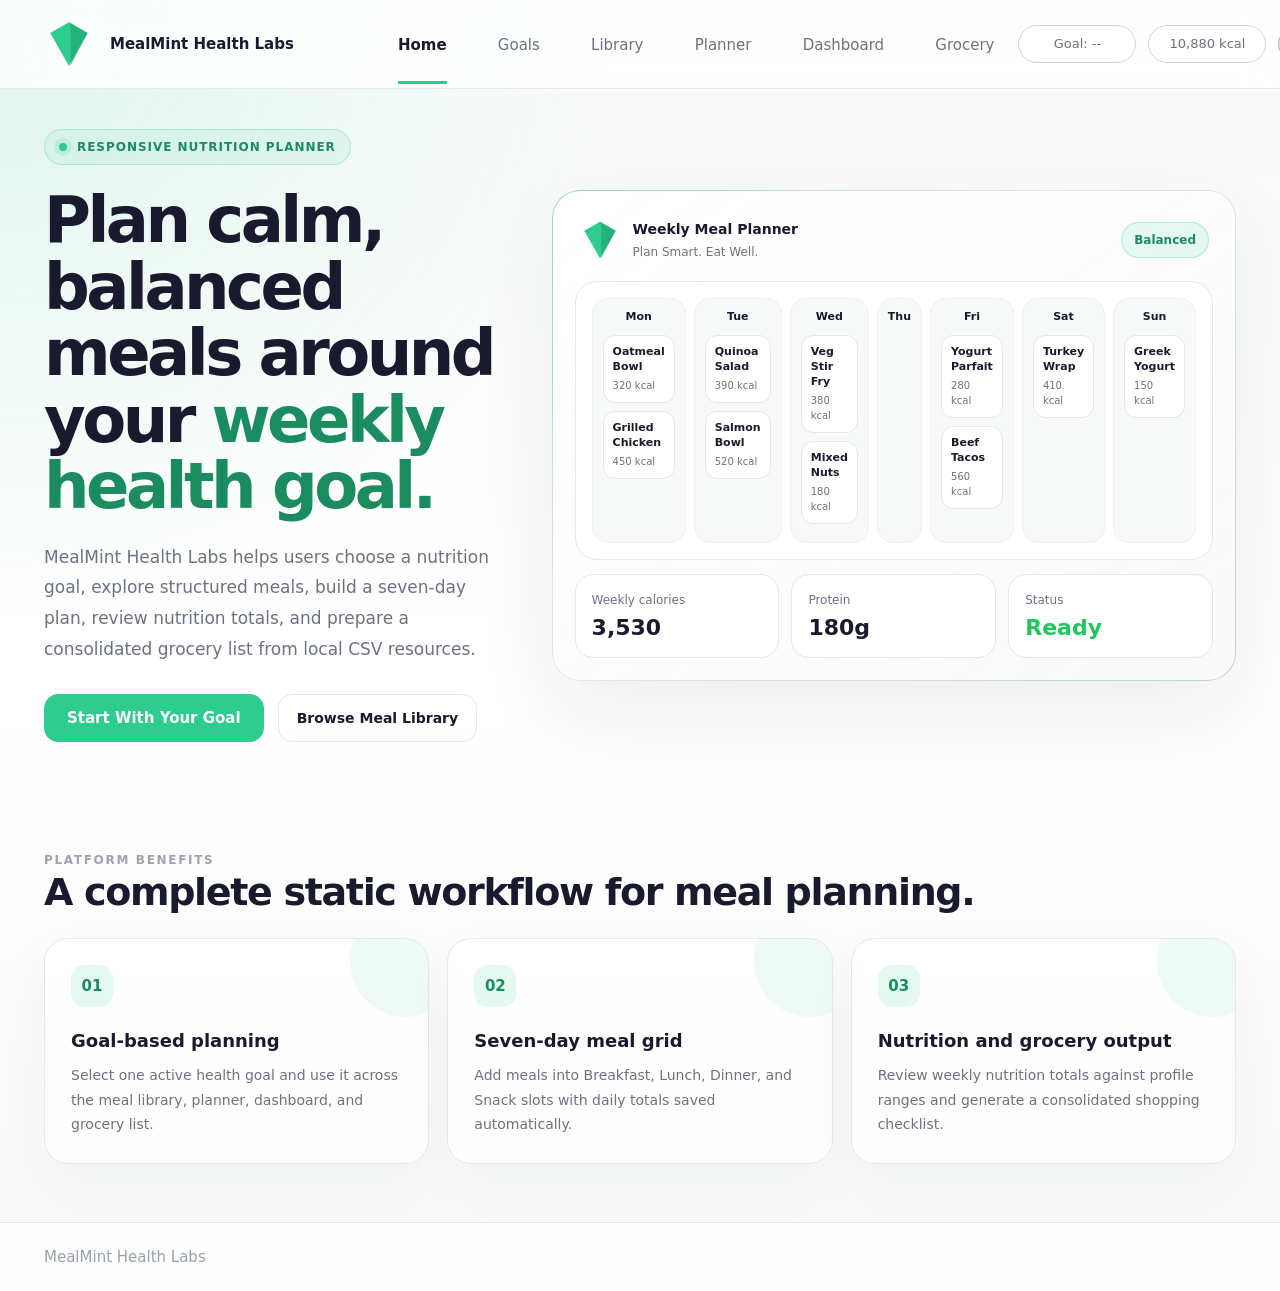
<file: index.html>
<!doctype html>
<html lang="en">

<head>
    <meta charset="utf-8">
    <title>MealMint Health Labs</title>
    <meta http-equiv="refresh" content="0; url=./mealmint-index.html">
    <script>
        window.location.replace("./mealmint-index.html");
    </script>
</head>

<body>
    <p>Opening MealMint Health Labs...</p>
    <a href="./mealmint-index.html">Open MealMint</a>
</body>

</html>
</file>
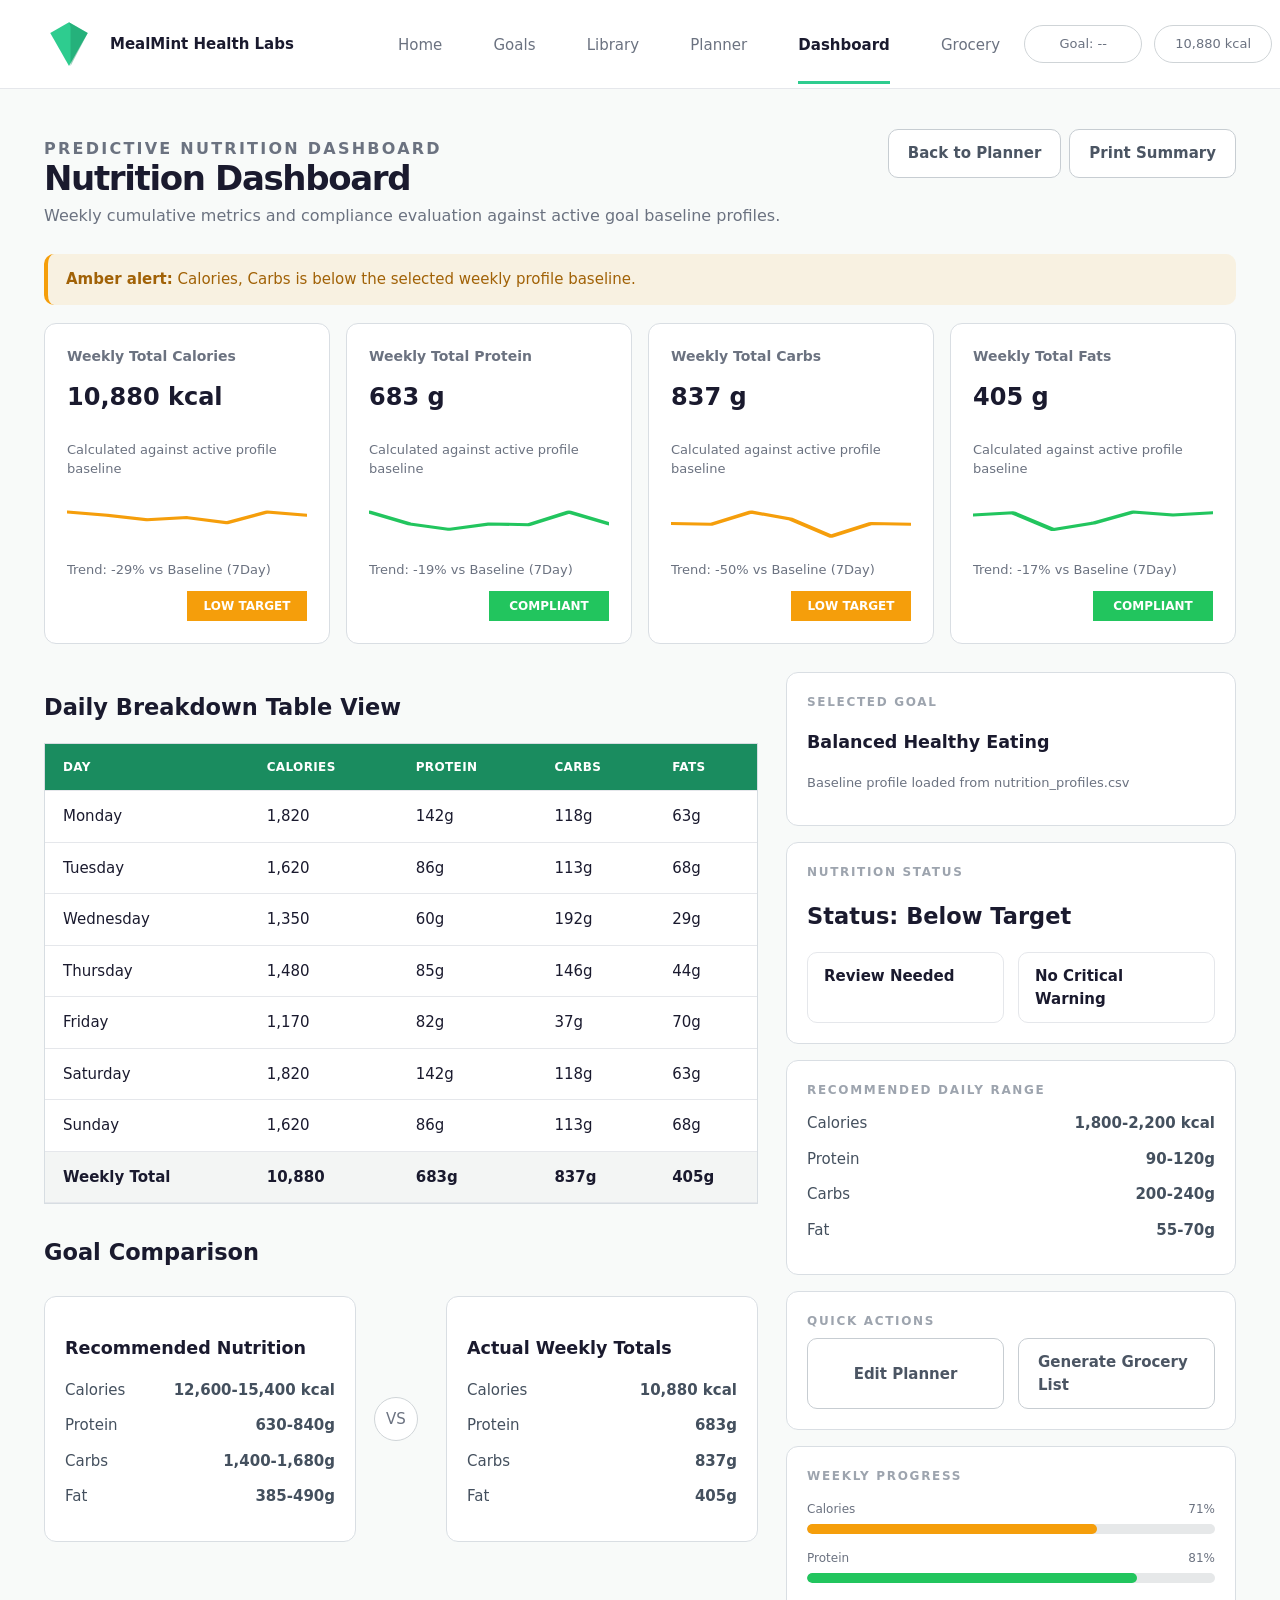
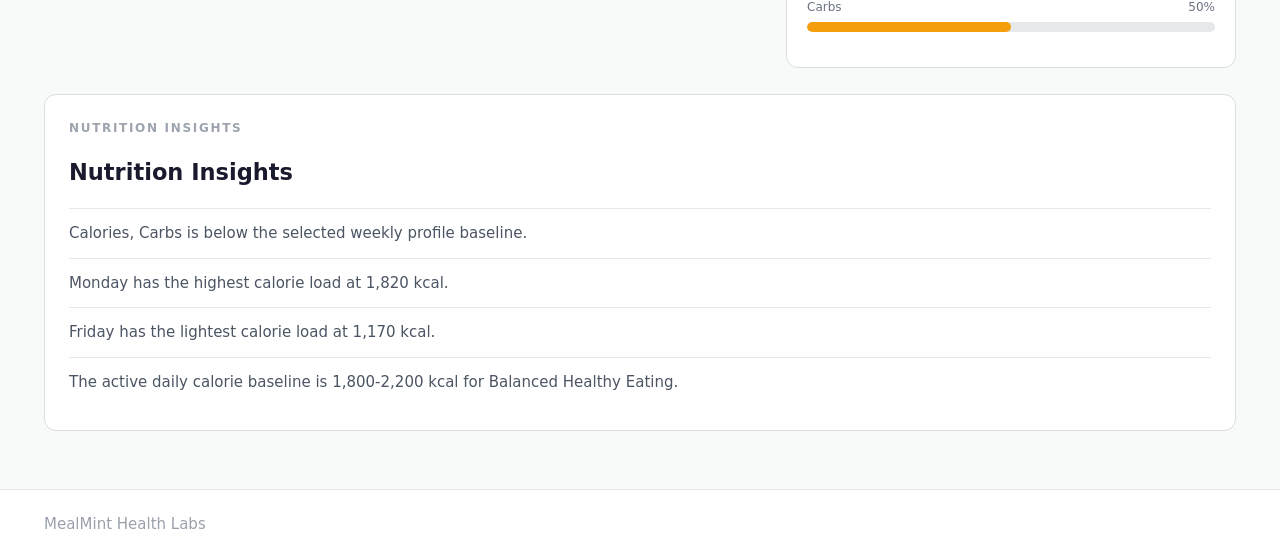
<file: mealmint-dashboard.html>
<!doctype html>
<html lang="en">

<head>
  <meta charset="utf-8">
  <meta name="viewport" content="width=device-width, initial-scale=1">
  <meta name="description" content="MealMint Health Labs responsive meal planning application demo.">
  <title>Dashboard | MealMint Health Labs</title>
  <link rel="stylesheet" href="assets/css/style.css">
</head>

<body data-page="dashboard">
  <div class="app-shell">
    <header class="topbar">
      <div class="nav-wrap">
        <a class="brand-link" href="mealmint-index.html" aria-label="MealMint Health Labs home">
          <svg class="brand-mark" viewBox="0 0 64 64" aria-hidden="true">
            <polygon points="32 4 56 18 32 60 8 18" fill="#2ECC8F"></polygon>
            <polygon points="32 4 56 18 34 60 34 10" fill="#1A8C5F" opacity="0.42"></polygon>
          </svg>
          <span>
            <span class="brand-name">MealMint Health Labs</span>
            <!-- <span class="brand-subtitle"> </span> -->
          </span>
        </a>
        <nav class="nav-menu" aria-label="Primary navigation">
          <a class="nav-link" data-nav="index" href="mealmint-index.html">Home</a>
          <a class="nav-link" data-nav="goals" href="mealmint-goals.html">Goals</a>
          <a class="nav-link" data-nav="library" href="mealmint-library.html">Library</a>
          <a class="nav-link" data-nav="planner" href="mealmint-planner.html">Planner</a>
          <a class="nav-link" data-nav="dashboard" href="mealmint-dashboard.html">Dashboard</a>
          <a class="nav-link" data-nav="grocery" href="mealmint-grocery.html">Grocery</a>
        </nav>
        <div class="nav-actions" aria-label="MealMint status">
          <span class="nav-pill" data-goal-chip>Goal: --</span>
          <span class="nav-pill" data-kcal-chip>0 kcal</span>
          <span class="nav-avatar" aria-hidden="true"></span>
        </div>
      </div>
    </header>
    <main class="main">
      <section class="container">
        <div class="page-actions">
          <div class="page-heading compact" style="margin-bottom:0">
            <p class="eyebrow">Predictive Nutrition Dashboard</p>
            <h1>Nutrition Dashboard</h1>
            <p>Weekly cumulative metrics and compliance evaluation against active goal baseline profiles.</p>
          </div>
          <div class="tag-row no-print">
            <a class="btn btn-secondary" href="mealmint-planner.html">Back to Planner</a>
            <button class="btn btn-secondary" data-print-summary>Print Summary</button>
          </div>
        </div>
        <div data-dashboard-alert></div>
        <div class="metric-grid" data-metric-grid></div>
        <div class="dashboard-grid">
          <div class="dashboard-main">
            <h2>Daily Breakdown Table View</h2>
            <div class="table-card table-wrap" data-daily-table></div>
            <h2 style="margin-top:32px">Goal Comparison</h2>
            <div class="goal-compare" data-goal-compare></div>
          </div>
          <aside class="side-stack" data-dashboard-side></aside>
        </div>
        <section class="insights-card card">
          <p class="eyebrow muted">Nutrition Insights</p>
          <h2>Nutrition Insights</h2>
          <div data-insights></div>
        </section>
      </section>
    </main>
    <footer class="footer">
      <div class="container">
        <span>MealMint Health Labs</span>
        <!-- <span> </span> -->
      </div>
    </footer>
  </div>
  <script src="assets/js/app.js" defer></script>
</body>

</html>
</file>
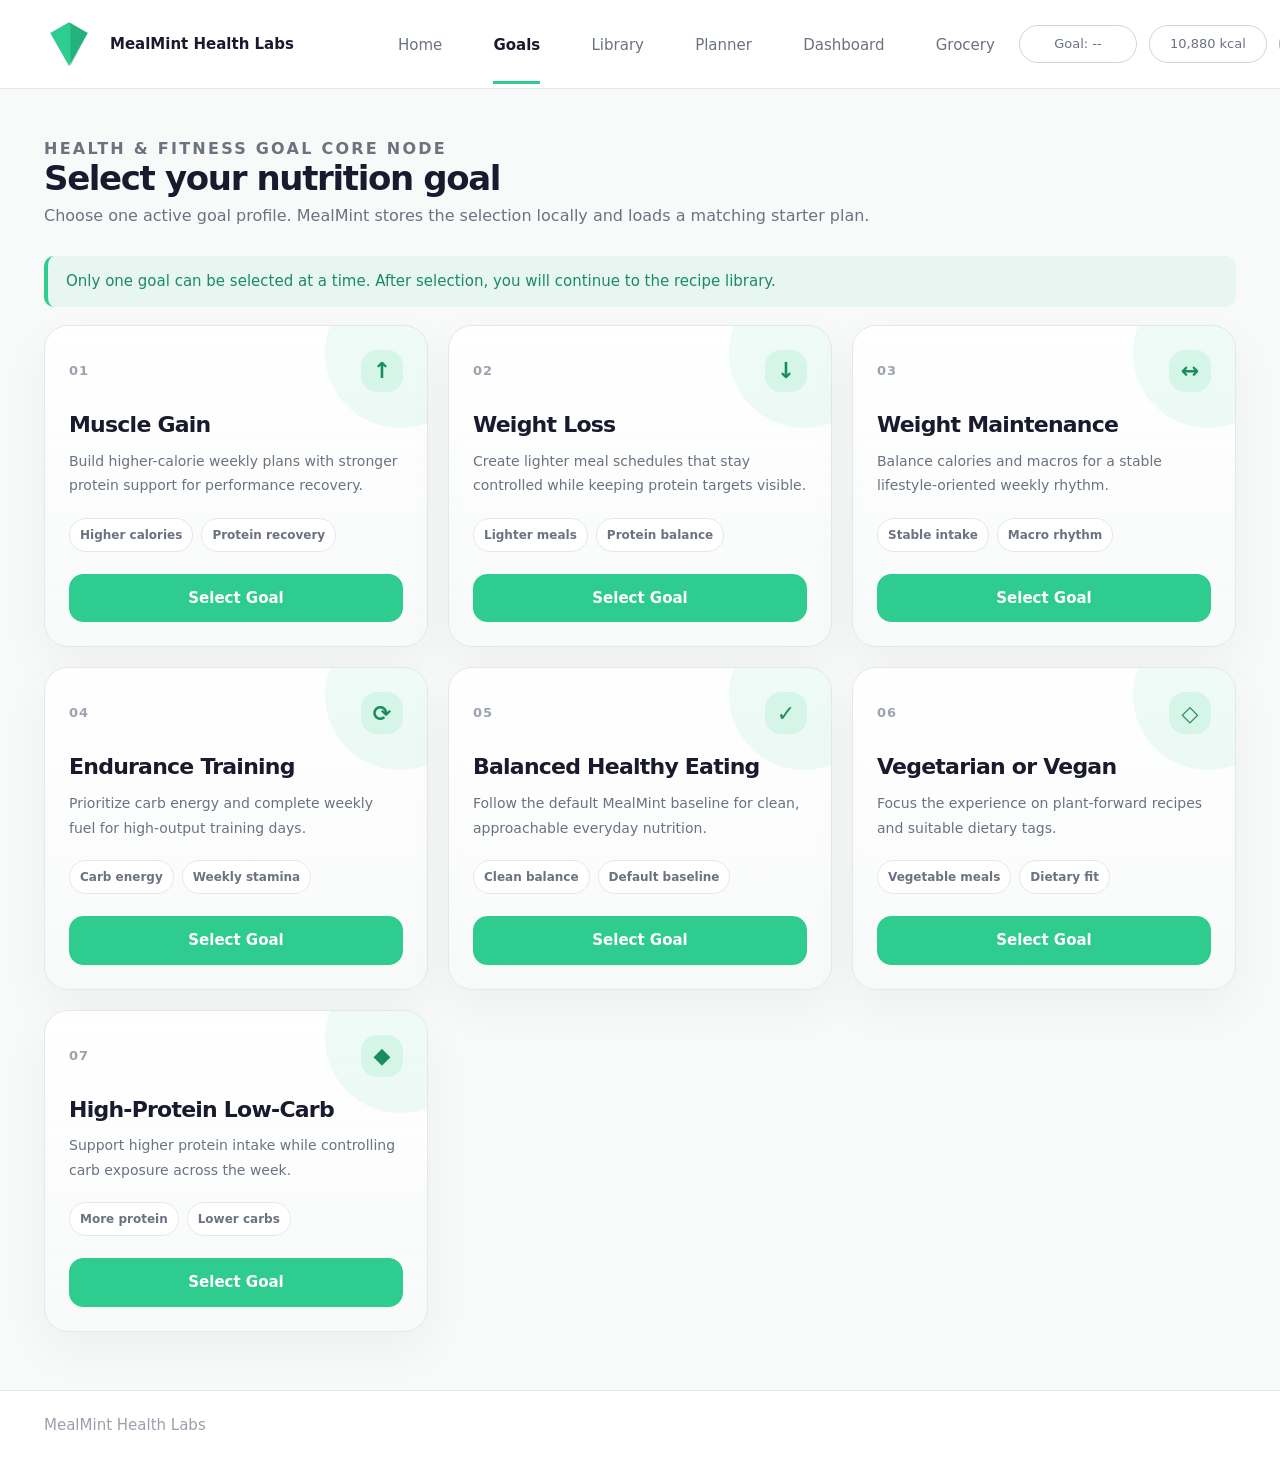
<file: mealmint-goals.html>
<!doctype html>
<html lang="en">

<head>
  <meta charset="utf-8">
  <meta name="viewport" content="width=device-width, initial-scale=1">
  <meta name="description" content="MealMint Health Labs responsive meal planning application demo.">
  <title>Goals | MealMint Health Labs</title>
  <link rel="stylesheet" href="assets/css/style.css?v=4">
</head>

<body data-page="goals">
  <div class="app-shell">
    <header class="topbar">
      <div class="nav-wrap">
        <a class="brand-link" href="mealmint-index.html" aria-label="MealMint Health Labs home">
          <svg class="brand-mark" viewBox="0 0 64 64" aria-hidden="true">
            <polygon points="32 4 56 18 32 60 8 18" fill="#2ECC8F"></polygon>
            <polygon points="32 4 56 18 34 60 34 10" fill="#1A8C5F" opacity="0.42"></polygon>
          </svg>
          <span>
            <span class="brand-name">MealMint Health Labs</span>
            <span class="brand-subtitle"> </span>
          </span>
        </a>
        <nav class="nav-menu" aria-label="Primary navigation">
          <a class="nav-link" data-nav="index" href="mealmint-index.html">Home</a>
          <a class="nav-link" data-nav="goals" href="mealmint-goals.html">Goals</a>
          <a class="nav-link" data-nav="library" href="mealmint-library.html">Library</a>
          <a class="nav-link" data-nav="planner" href="mealmint-planner.html">Planner</a>
          <a class="nav-link" data-nav="dashboard" href="mealmint-dashboard.html">Dashboard</a>
          <a class="nav-link" data-nav="grocery" href="mealmint-grocery.html">Grocery</a>
        </nav>
        <div class="nav-actions" aria-label="MealMint status">
          <span class="nav-pill" data-goal-chip>Goal: --</span>
          <span class="nav-pill" data-kcal-chip>0 kcal</span>
          <span class="nav-avatar" aria-hidden="true"></span>
        </div>
      </div>
    </header>
    <main class="main">
      <section class="container">
        <div class="page-heading compact">
          <p class="eyebrow">Health & Fitness Goal Core Node</p>
          <h1>Select your nutrition goal</h1>
          <p>Choose one active goal profile. MealMint stores the selection locally and loads a matching starter plan.
          </p>
        </div>
        <div class="status-strip">Only one goal can be selected at a time. After selection, you will continue to the
          recipe library.</div>
        <div class="goal-grid" data-goal-grid></div>
      </section>
    </main>
    <footer class="footer">
      <div class="container">
        <span>MealMint Health Labs</span>
        <span> </span>
      </div>
    </footer>
  </div>
  <script src="assets/js/app.js?v=4" defer></script>
</body>

</html>
</file>
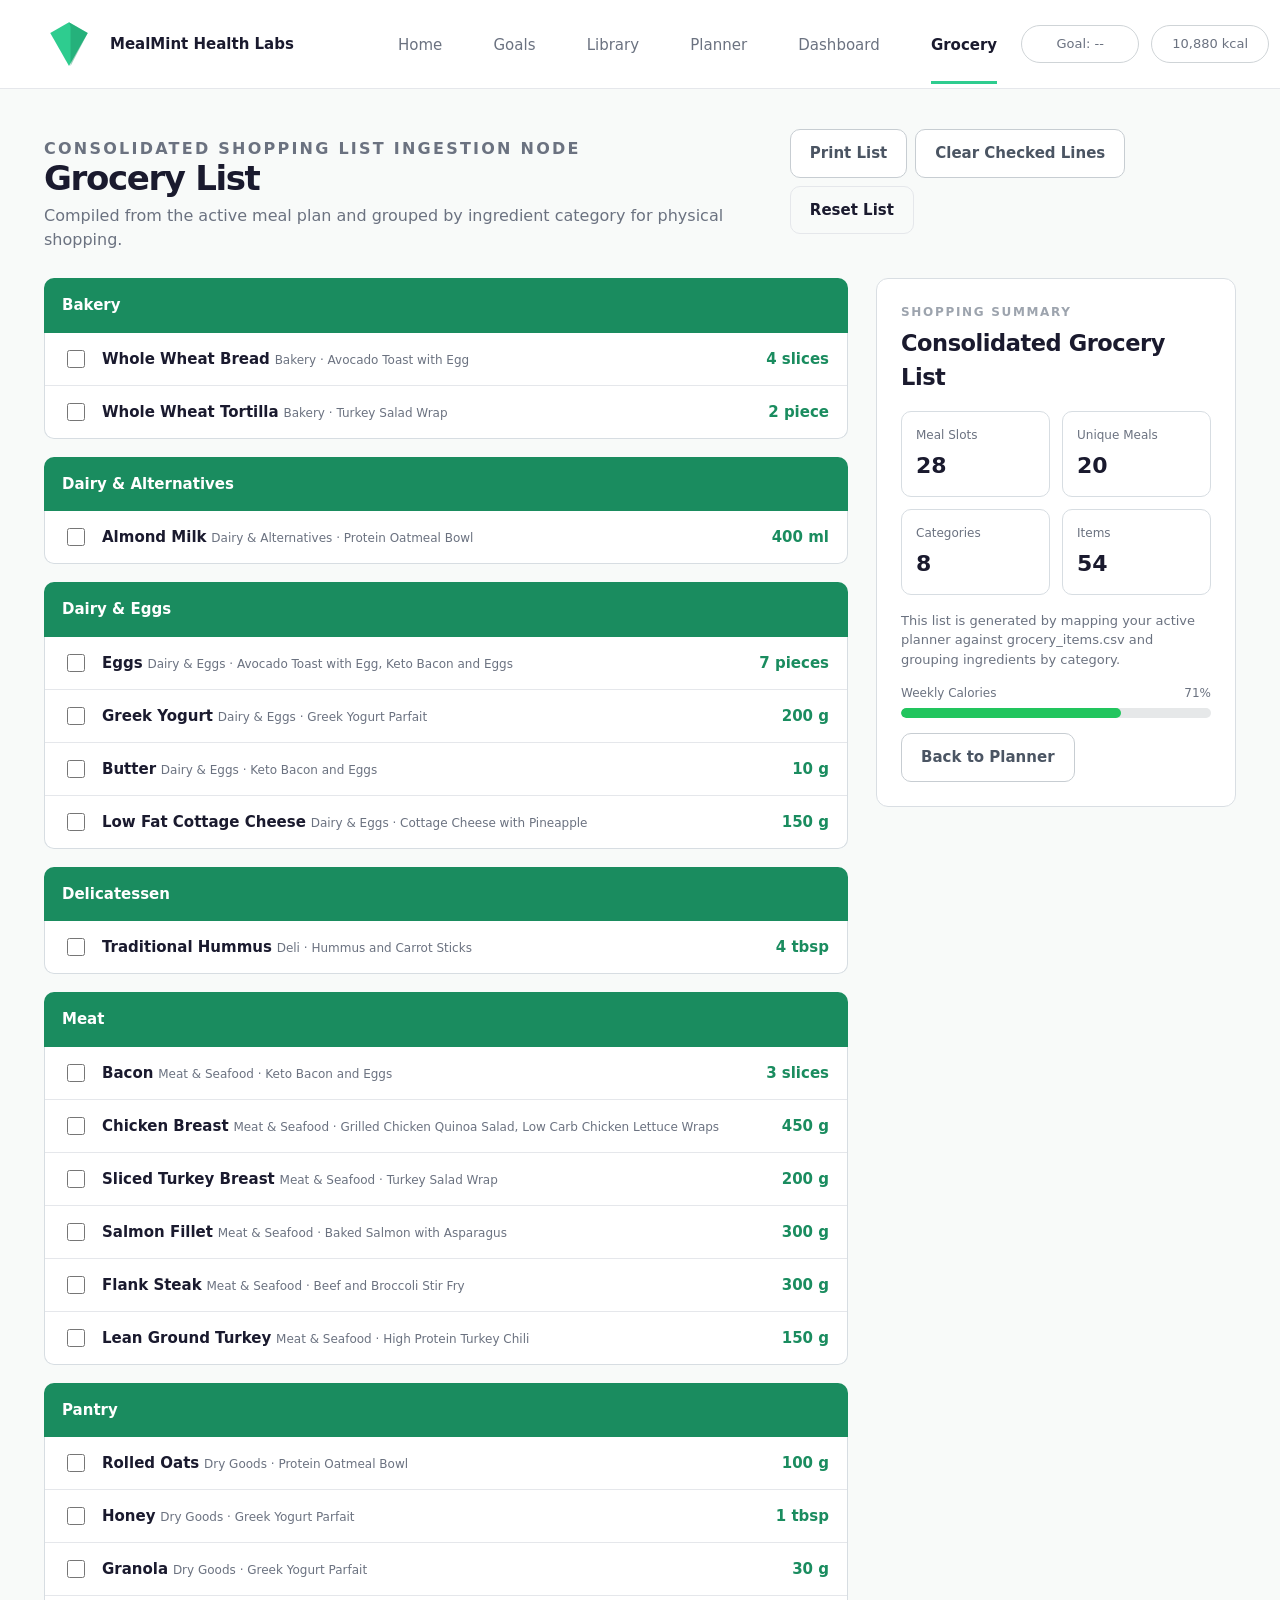
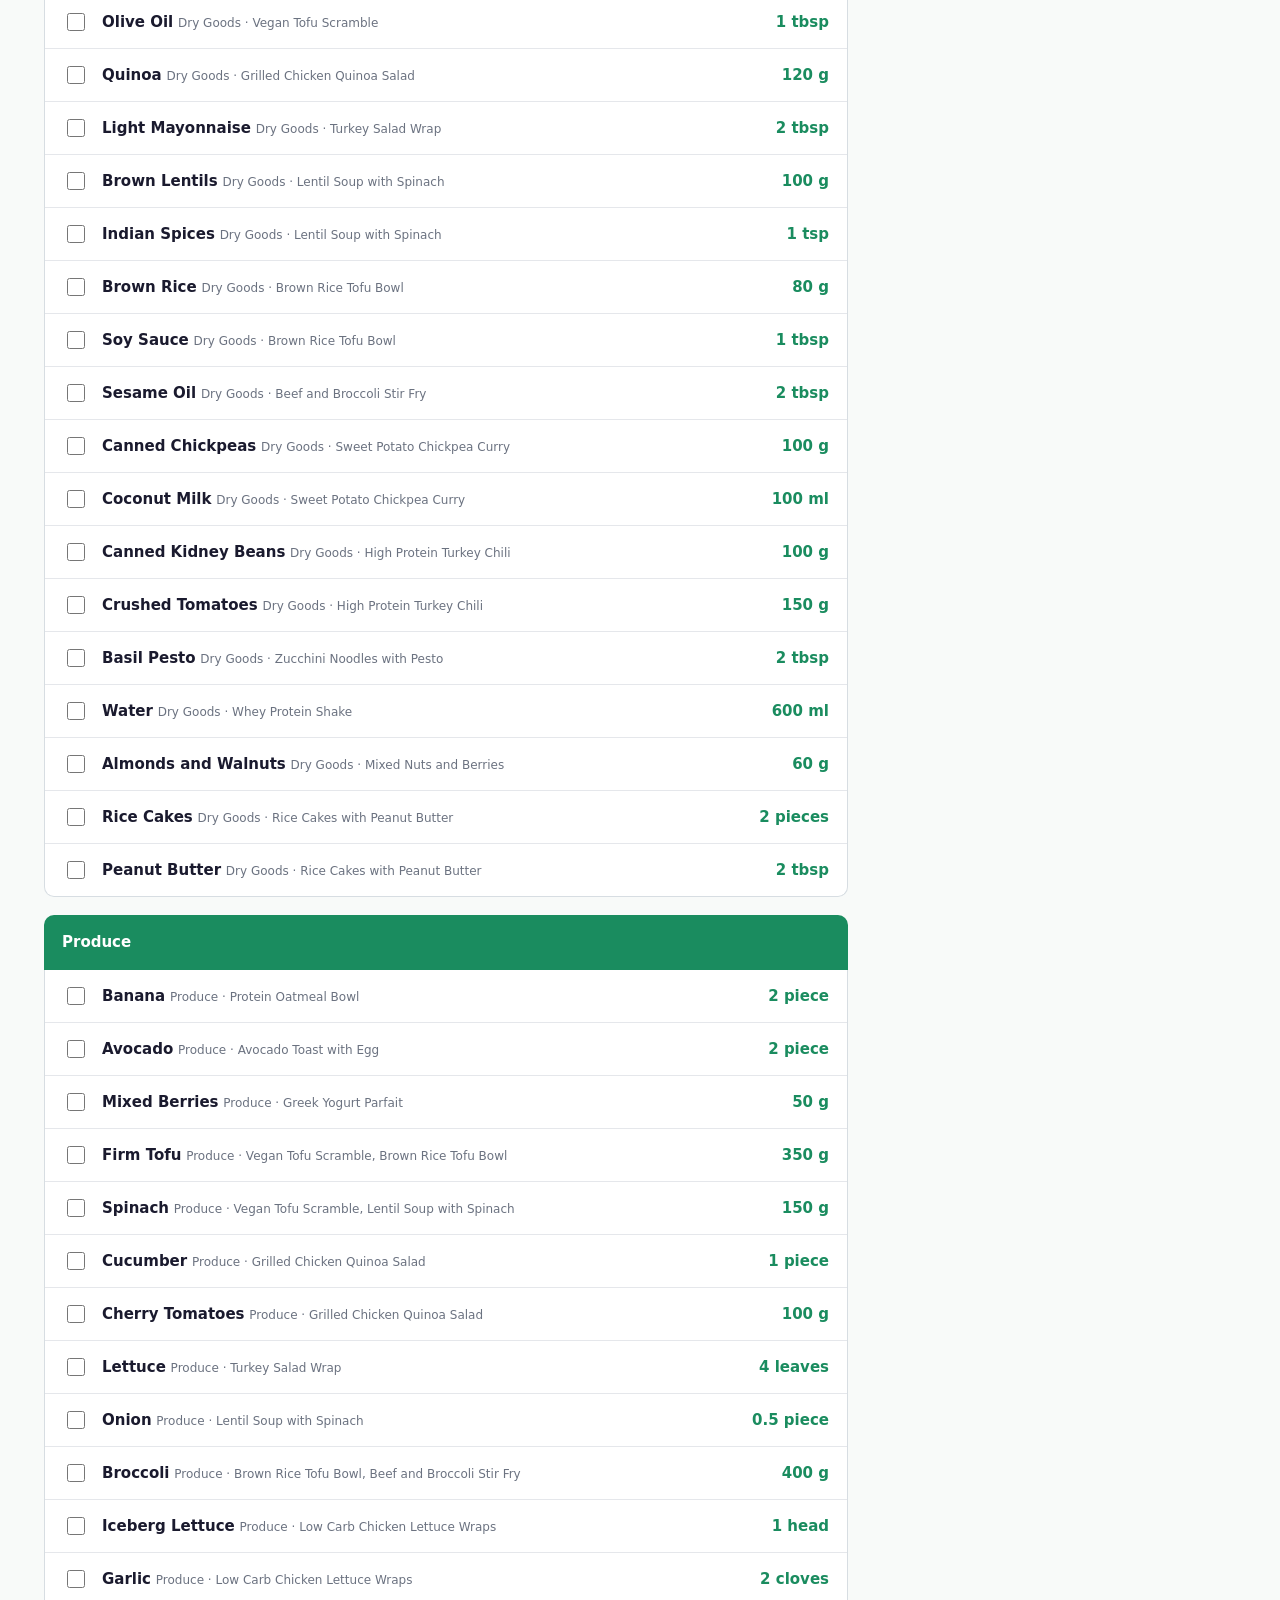
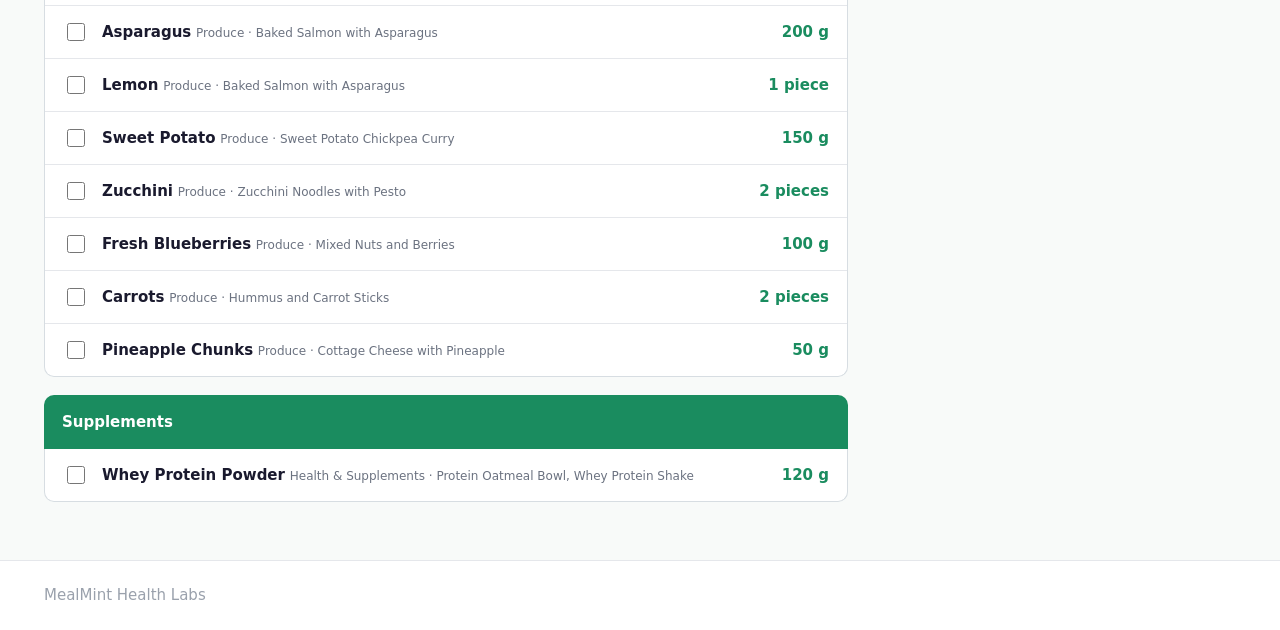
<file: mealmint-grocery.html>
<!doctype html>
<html lang="en">

<head>
  <meta charset="utf-8">
  <meta name="viewport" content="width=device-width, initial-scale=1">
  <meta name="description" content="MealMint Health Labs responsive meal planning application demo.">
  <title>Grocery | MealMint Health Labs</title>
  <link rel="stylesheet" href="assets/css/style.css">
</head>

<body data-page="grocery">
  <div class="app-shell">
    <header class="topbar">
      <div class="nav-wrap">
        <a class="brand-link" href="mealmint-index.html" aria-label="MealMint Health Labs home">
          <svg class="brand-mark" viewBox="0 0 64 64" aria-hidden="true">
            <polygon points="32 4 56 18 32 60 8 18" fill="#2ECC8F"></polygon>
            <polygon points="32 4 56 18 34 60 34 10" fill="#1A8C5F" opacity="0.42"></polygon>
          </svg>
          <span>
            <span class="brand-name">MealMint Health Labs</span>
            <span class="brand-subtitle"> </span>
          </span>
        </a>
        <nav class="nav-menu" aria-label="Primary navigation">
          <a class="nav-link" data-nav="index" href="mealmint-index.html">Home</a>
          <a class="nav-link" data-nav="goals" href="mealmint-goals.html">Goals</a>
          <a class="nav-link" data-nav="library" href="mealmint-library.html">Library</a>
          <a class="nav-link" data-nav="planner" href="mealmint-planner.html">Planner</a>
          <a class="nav-link" data-nav="dashboard" href="mealmint-dashboard.html">Dashboard</a>
          <a class="nav-link" data-nav="grocery" href="mealmint-grocery.html">Grocery</a>
        </nav>
        <div class="nav-actions" aria-label="MealMint status">
          <span class="nav-pill" data-goal-chip>Goal: --</span>
          <span class="nav-pill" data-kcal-chip>0 kcal</span>
          <span class="nav-avatar" aria-hidden="true"></span>
        </div>
      </div>
    </header>
    <main class="main">
      <section class="container">
        <div class="page-actions">
          <div class="page-heading compact" style="margin-bottom:0">
            <p class="eyebrow">Consolidated Shopping List Ingestion Node</p>
            <h1>Grocery List</h1>
            <p>Compiled from the active meal plan and grouped by ingredient category for physical shopping.</p>
          </div>
          <div class="tag-row no-print">
            <button class="btn btn-secondary" data-print-grocery>Print List</button>
            <button class="btn btn-secondary" data-clear-checked>Clear Checked Lines</button>
            <button class="btn btn-ghost" data-reset-grocery>Reset List</button>
          </div>
        </div>
        <div class="grocery-layout">
          <div class="grocery-list" data-grocery-list></div>
          <aside class="side-panel">
            <div class="summary-card card" data-grocery-side></div>
          </aside>
        </div>
      </section>
    </main>
    <footer class="footer">
      <div class="container">
        <span>MealMint Health Labs</span>
        <span> </span>
      </div>
    </footer>
  </div>
  <script src="assets/js/app.js" defer></script>
</body>

</html>
</file>
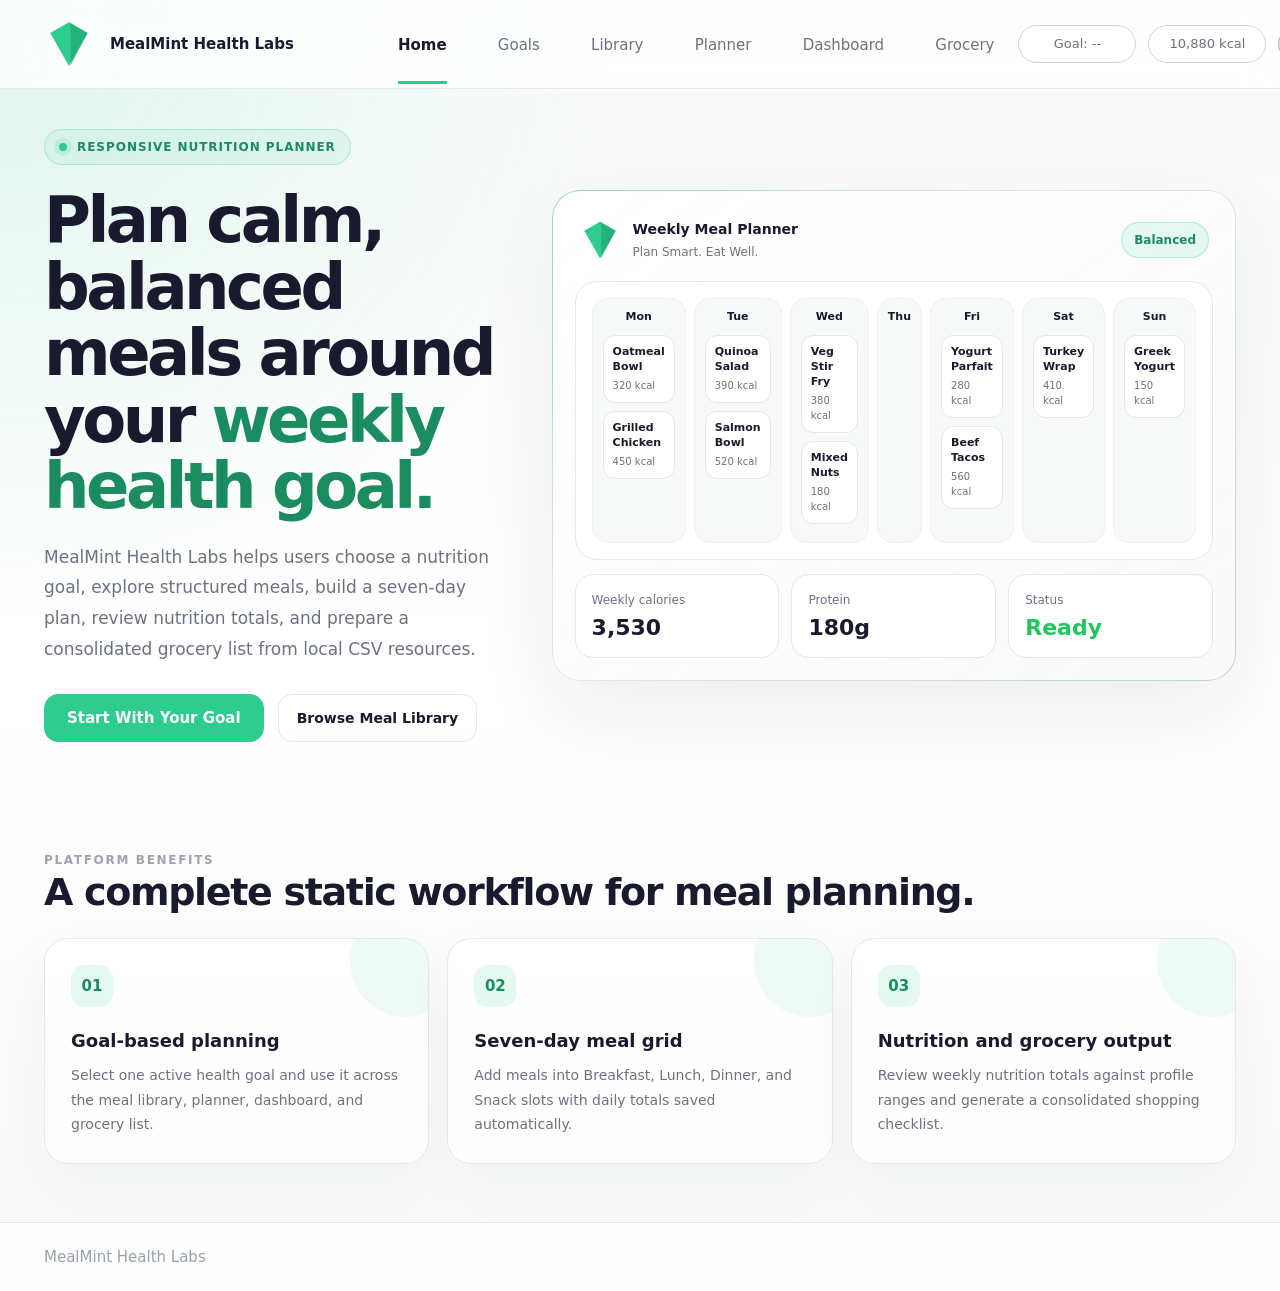
<file: mealmint-index.html>
<!doctype html>
<html lang="en">

<head>
  <meta charset="utf-8">
  <meta name="viewport" content="width=device-width, initial-scale=1">
  <meta name="description" content="MealMint Health Labs responsive meal planning application demo.">
  <title>MealMint Health Labs</title>
  <link rel="stylesheet" href="assets/css/style.css">

  <style>
    body[data-page="index"] {
      background:
        radial-gradient(circle at top left, rgba(46, 204, 143, 0.12), transparent 34%),
        linear-gradient(180deg, #f8faf9 0%, #ffffff 52%, #f8faf9 100%);
    }

    body[data-page="index"] .topbar {
      background: rgba(255, 255, 255, 0.82);
      backdrop-filter: blur(18px);
      border-bottom: 1px solid rgba(229, 231, 235, 0.9);
    }



    .premium-hero-grid {
      display: grid;
      grid-template-columns: 1.05fr 0.95fr;
      gap: 48px;
      align-items: center;
    }

    .premium-copy {
      max-width: 680px;
    }

    .premium-label {
      display: inline-flex;
      align-items: center;
      gap: 10px;
      padding: 8px 14px;
      border: 1px solid rgba(46, 204, 143, 0.28);
      background: rgba(46, 204, 143, 0.08);
      color: #1a8c5f;
      border-radius: 999px;
      font-size: 12px;
      font-weight: 600;
      letter-spacing: 0.08em;
      text-transform: uppercase;
      margin-bottom: 22px;
    }

    .premium-label-dot {
      width: 8px;
      height: 8px;
      border-radius: 999px;
      background: #2ecc8f;
      box-shadow: 0 0 0 5px rgba(46, 204, 143, 0.14);
    }

    .premium-copy h1 {
      margin: 0;
      max-width: 620px;
      color: #1a1a2e;
      font-size: clamp(38px, 5vw, 66px);
      line-height: 1.04;
      letter-spacing: -0.055em;
      font-weight: 650;
    }

    .premium-copy h1 span {
      color: #1a8c5f;
    }

    .premium-copy .hero-text {
      margin: 22px 0 0;
      max-width: 610px;
      color: #6b7280;
      font-size: 17px;
      line-height: 1.8;
      font-weight: 400;
    }

    .premium-actions {
      display: flex;
      flex-wrap: wrap;
      align-items: center;
      gap: 14px;
      margin-top: 30px;
    }

    .premium-actions .btn {
      min-height: 48px;
      padding: 0 22px;
      border-radius: 14px;
      font-weight: 600;
      box-shadow: none;
    }

    .premium-actions .btn-primary {
      background: #2ecc8f;
      color: #ffffff;
      border: 1px solid #2ecc8f;
    }

    .premium-actions .btn-primary:hover {
      background: #1a8c5f;
      border-color: #1a8c5f;
      transform: translateY(-1px);
    }

    .ghost-link {
      display: inline-flex;
      align-items: center;
      justify-content: center;
      min-height: 48px;
      padding: 0 18px;
      border-radius: 14px;
      color: #1a1a2e;
      border: 1px solid #e5e7eb;
      background: rgba(255, 255, 255, 0.74);
      text-decoration: none;
      font-size: 14px;
      font-weight: 600;
      transition: 0.2s ease;
    }

    .ghost-link:hover {
      border-color: rgba(46, 204, 143, 0.48);
      color: #1a8c5f;
      transform: translateY(-1px);
    }

    .premium-meta-row {
      display: flex;
      flex-wrap: wrap;
      gap: 18px;
      margin-top: 34px;
      color: #6b7280;
      font-size: 13px;
    }

    .premium-meta-row span {
      display: inline-flex;
      align-items: center;
      gap: 8px;
    }

    .premium-meta-row span::before {
      content: "";
      width: 7px;
      height: 7px;
      border-radius: 50%;
      background: #22c55e;
    }

    .premium-panel {
      position: relative;
      border-radius: 28px;
      padding: 22px;
      background:
        linear-gradient(145deg, rgba(255, 255, 255, 0.95), rgba(248, 250, 249, 0.88));
      border: 1px solid rgba(229, 231, 235, 0.96);
      box-shadow:
        0 28px 80px rgba(26, 26, 46, 0.08),
        inset 0 1px 0 rgba(255, 255, 255, 0.9);
    }

    .premium-panel::before {
      content: "";
      position: absolute;
      inset: -1px;
      border-radius: 28px;
      padding: 1px;
      background: linear-gradient(135deg, rgba(46, 204, 143, 0.48), transparent 42%, rgba(26, 140, 95, 0.2));
      mask: linear-gradient(#000 0 0) content-box, linear-gradient(#000 0 0);
      mask-composite: exclude;
      pointer-events: none;
    }

    .panel-header {
      display: flex;
      justify-content: space-between;
      align-items: center;
      gap: 16px;
      padding: 6px 4px 20px;
    }

    .panel-brand {
      display: flex;
      align-items: center;
      gap: 12px;
    }

    .panel-brand svg {
      width: 42px;
      height: 42px;
    }

    .panel-brand strong {
      display: block;
      font-size: 14px;
      color: #1a1a2e;
      font-weight: 650;
    }

    .panel-brand small {
      display: block;
      margin-top: 3px;
      color: #6b7280;
      font-size: 12px;
    }

    .status-badge {
      color: #1a8c5f;
      background: rgba(46, 204, 143, 0.11);
      border: 1px solid rgba(46, 204, 143, 0.28);
      font-size: 12px;
      font-weight: 650;
      padding: 8px 12px;
      border-radius: 999px;
    }

    .planner-preview {
      display: grid;
      grid-template-columns: repeat(7, 1fr);
      gap: 8px;
      padding: 16px;
      border-radius: 22px;
      background: #ffffff;
      border: 1px solid #e5e7eb;
    }

    .mini-day {
      min-height: 170px;
      border-radius: 16px;
      padding: 10px;
      background: #f8faf9;
      border: 1px solid #eef0f1;
    }

    .mini-day strong {
      display: block;
      color: #1a1a2e;
      font-size: 11px;
      font-weight: 650;
      margin-bottom: 10px;
      text-align: center;
    }

    .mini-meal {
      border-radius: 12px;
      background: #ffffff;
      border: 1px solid #e5e7eb;
      padding: 9px;
      margin-bottom: 8px;
    }

    .mini-meal b {
      display: block;
      color: #1a1a2e;
      font-size: 11px;
      line-height: 1.35;
      font-weight: 650;
    }

    .mini-meal span {
      display: block;
      margin-top: 3px;
      color: #6b7280;
      font-size: 10px;
    }

    .preview-summary {
      display: grid;
      grid-template-columns: repeat(3, 1fr);
      gap: 12px;
      margin-top: 14px;
    }

    .summary-tile {
      padding: 16px;
      border-radius: 18px;
      background: #ffffff;
      border: 1px solid #e5e7eb;
    }

    .summary-tile small {
      display: block;
      color: #6b7280;
      font-size: 12px;
      margin-bottom: 8px;
    }

    .summary-tile strong {
      color: #1a1a2e;
      font-size: 22px;
      line-height: 1;
      font-weight: 650;
    }

    .summary-tile.success strong {
      color: #22c55e;
    }

    /* .premium-section {
      padding: 28px 0 78px;
    } */

    .premium-section-head {
      display: flex;
      align-items: end;
      justify-content: space-between;
      gap: 24px;
      margin-bottom: 24px;
    }

    .premium-section-head h2 {
      margin: 0;
      color: #1a1a2e;
      font-size: clamp(26px, 3vw, 38px);
      line-height: 1.15;
      letter-spacing: -0.035em;
      font-weight: 650;
    }

    .premium-section-head p {
      margin: 10px 0 0;
      max-width: 560px;
      color: #6b7280;
      line-height: 1.7;
    }

    .premium-feature-grid {
      display: grid;
      grid-template-columns: repeat(3, 1fr);
      gap: 18px;
    }

    .premium-feature {
      position: relative;
      overflow: hidden;
      min-height: 218px;
      padding: 26px;
      border-radius: 24px;
      background: rgba(255, 255, 255, 0.84);
      border: 1px solid #e5e7eb;
      box-shadow: 0 20px 55px rgba(26, 26, 46, 0.045);
      transition: 0.22s ease;
    }

    .premium-feature:hover {
      transform: translateY(-3px);
      border-color: rgba(46, 204, 143, 0.38);
      box-shadow: 0 24px 70px rgba(26, 26, 46, 0.07);
    }

    .premium-feature::after {
      content: "";
      position: absolute;
      right: -34px;
      top: -34px;
      width: 112px;
      height: 112px;
      border-radius: 999px;
      background: rgba(46, 204, 143, 0.08);
    }

    .feature-icon {
      width: 42px;
      height: 42px;
      display: grid;
      place-items: center;
      border-radius: 14px;
      background: rgba(46, 204, 143, 0.12);
      color: #1a8c5f;
      font-weight: 700;
      margin-bottom: 22px;
    }

    .premium-feature h3 {
      margin: 0 0 10px;
      color: #1a1a2e;
      font-size: 18px;
      line-height: 1.35;
      font-weight: 650;
    }

    .premium-feature p {
      margin: 0;
      color: #6b7280;
      font-size: 14px;
      line-height: 1.75;
    }

    .footer {
      background: rgba(255, 255, 255, 0.78);
    }

    @media (max-width: 980px) {
      .premium-hero-grid {
        grid-template-columns: 1fr;
      }

      .premium-panel {
        max-width: 680px;
      }

      .premium-feature-grid {
        grid-template-columns: 1fr;
      }

      .premium-section-head {
        display: block;
      }
    }

    @media (max-width: 768px) {
      .premium-hero {
        padding: 44px 0 34px;
      }

      .premium-copy h1 {
        font-size: 38px;
      }

      .premium-copy .hero-text {
        font-size: 15px;
      }

      .premium-actions {
        align-items: stretch;
      }

      .premium-actions .btn,
      .ghost-link {
        width: 100%;
      }

      .planner-preview {
        grid-template-columns: repeat(2, 1fr);
      }

      .preview-summary {
        grid-template-columns: 1fr;
      }
    }

    @media (max-width: 430px) {
      .planner-preview {
        grid-template-columns: 1fr;
      }

      .premium-panel {
        padding: 16px;
        border-radius: 22px;
      }

      .panel-header {
        align-items: flex-start;
        flex-direction: column;
      }
    }
  </style>
</head>

<body data-page="index">
  <div class="app-shell">
    <header class="topbar">
      <div class="nav-wrap">
        <a class="brand-link" href="mealmint-index.html" aria-label="MealMint Health Labs home">
          <svg class="brand-mark" viewBox="0 0 64 64" aria-hidden="true">
            <polygon points="32 4 56 18 32 60 8 18" fill="#2ECC8F"></polygon>
            <polygon points="32 4 56 18 34 60 34 10" fill="#1A8C5F" opacity="0.42"></polygon>
          </svg>
          <span>
            <span class="brand-name">MealMint Health Labs</span>
            <!-- <span class="brand-subtitle">Plan Smart. Eat Well.</span> -->
          </span>
        </a>

        <nav class="nav-menu" aria-label="Primary navigation">
          <a class="nav-link" data-nav="index" href="mealmint-index.html">Home</a>
          <a class="nav-link" data-nav="goals" href="mealmint-goals.html">Goals</a>
          <a class="nav-link" data-nav="library" href="mealmint-library.html">Library</a>
          <a class="nav-link" data-nav="planner" href="mealmint-planner.html">Planner</a>
          <a class="nav-link" data-nav="dashboard" href="mealmint-dashboard.html">Dashboard</a>
          <a class="nav-link" data-nav="grocery" href="mealmint-grocery.html">Grocery</a>
        </nav>

        <div class="nav-actions" aria-label="MealMint status">
          <span class="nav-pill" data-goal-chip>Goal: --</span>
          <span class="nav-pill" data-kcal-chip>0 kcal</span>
          <span class="nav-avatar" aria-hidden="true"></span>
        </div>
      </div>
    </header>

    <main class="main">
      <section class="container premium-hero">
        <div class="premium-hero-grid">
          <div class="premium-copy">
            <div class="premium-label">
              <span class="premium-label-dot"></span>
              Responsive nutrition planner
            </div>

            <h1>Plan calm, balanced meals around your <span>weekly health goal.</span></h1>

            <p class="hero-text">
              MealMint Health Labs helps users choose a nutrition goal, explore structured meals, build a seven-day
              plan, review nutrition totals, and prepare a consolidated grocery list from local CSV resources.
            </p>

            <div class="premium-actions">
              <button class="btn btn-primary" data-start-goals>Start With Your Goal</button>
              <a class="ghost-link" href="mealmint-library.html">Browse Meal Library</a>
            </div>

            <!-- <div class="premium-meta-row">
              <span>CSV powered</span>
              <span>Local auto-save</span>
              <span>No login required</span>
            </div> -->
          </div>

          <aside class="premium-panel" aria-label="MealMint planner preview">
            <div class="panel-header">
              <div class="panel-brand">
                <svg viewBox="0 0 64 64" aria-hidden="true">
                  <polygon points="32 4 56 18 32 60 8 18" fill="#2ECC8F"></polygon>
                  <polygon points="32 4 56 18 34 60 34 10" fill="#1A8C5F" opacity="0.42"></polygon>
                </svg>
                <span>
                  <strong>Weekly Meal Planner</strong>
                  <small>Plan Smart. Eat Well.</small>
                </span>
              </div>
              <span class="status-badge">Balanced</span>
            </div>

            <div class="planner-preview">
              <div class="mini-day">
                <strong>Mon</strong>
                <div class="mini-meal">
                  <b>Oatmeal Bowl</b>
                  <span>320 kcal</span>
                </div>
                <div class="mini-meal">
                  <b>Grilled Chicken</b>
                  <span>450 kcal</span>
                </div>
              </div>

              <div class="mini-day">
                <strong>Tue</strong>
                <div class="mini-meal">
                  <b>Quinoa Salad</b>
                  <span>390 kcal</span>
                </div>
                <div class="mini-meal">
                  <b>Salmon Bowl</b>
                  <span>520 kcal</span>
                </div>
              </div>

              <div class="mini-day">
                <strong>Wed</strong>
                <div class="mini-meal">
                  <b>Veg Stir Fry</b>
                  <span>380 kcal</span>
                </div>
                <div class="mini-meal">
                  <b>Mixed Nuts</b>
                  <span>180 kcal</span>
                </div>
              </div>

              <div class="mini-day">
                <strong>Thu</strong>
              </div>

              <div class="mini-day">
                <strong>Fri</strong>
                <div class="mini-meal">
                  <b>Yogurt Parfait</b>
                  <span>280 kcal</span>
                </div>
                <div class="mini-meal">
                  <b>Beef Tacos</b>
                  <span>560 kcal</span>
                </div>
              </div>

              <div class="mini-day">
                <strong>Sat</strong>
                <div class="mini-meal">
                  <b>Turkey Wrap</b>
                  <span>410 kcal</span>
                </div>
              </div>

              <div class="mini-day">
                <strong>Sun</strong>
                <div class="mini-meal">
                  <b>Greek Yogurt</b>
                  <span>150 kcal</span>
                </div>
              </div>
            </div>

            <div class="preview-summary">
              <div class="summary-tile">
                <small>Weekly calories</small>
                <strong>3,530</strong>
              </div>
              <div class="summary-tile">
                <small>Protein</small>
                <strong>180g</strong>
              </div>
              <div class="summary-tile success">
                <small>Status</small>
                <strong>Ready</strong>
              </div>
            </div>
          </aside>
        </div>
      </section>

      <section class="container premium-section">
        <div class="premium-section-head">
          <div>
            <p class="eyebrow muted">Platform Benefits</p>
            <h2>A complete static workflow for meal planning.</h2>
          </div>
          <!-- <p>
            Built as a lightweight browser-based application using HTML, CSS, Vanilla JavaScript, localStorage, and CSV
            data ingestion.
          </p> -->
        </div>

        <div class="premium-feature-grid">
          <article class="premium-feature">
            <div class="feature-icon">01</div>
            <h3>Goal-based planning</h3>
            <p>
              Select one active health goal and use it across the meal library, planner, dashboard, and grocery list.
            </p>
          </article>

          <article class="premium-feature">
            <div class="feature-icon">02</div>
            <h3>Seven-day meal grid</h3>
            <p>
              Add meals into Breakfast, Lunch, Dinner, and Snack slots with daily totals saved automatically.
            </p>
          </article>

          <article class="premium-feature">
            <div class="feature-icon">03</div>
            <h3>Nutrition and grocery output</h3>
            <p>
              Review weekly nutrition totals against profile ranges and generate a consolidated shopping checklist.
            </p>
          </article>
        </div>
      </section>
    </main>

    <footer class="footer">
      <div class="container">
        <span>MealMint Health Labs</span>
        <!-- <span>Plan Smart. Eat Well.</span> -->
      </div>
    </footer>
  </div>

  <script src="assets/js/app.js" defer></script>
</body>

</html>
</file>
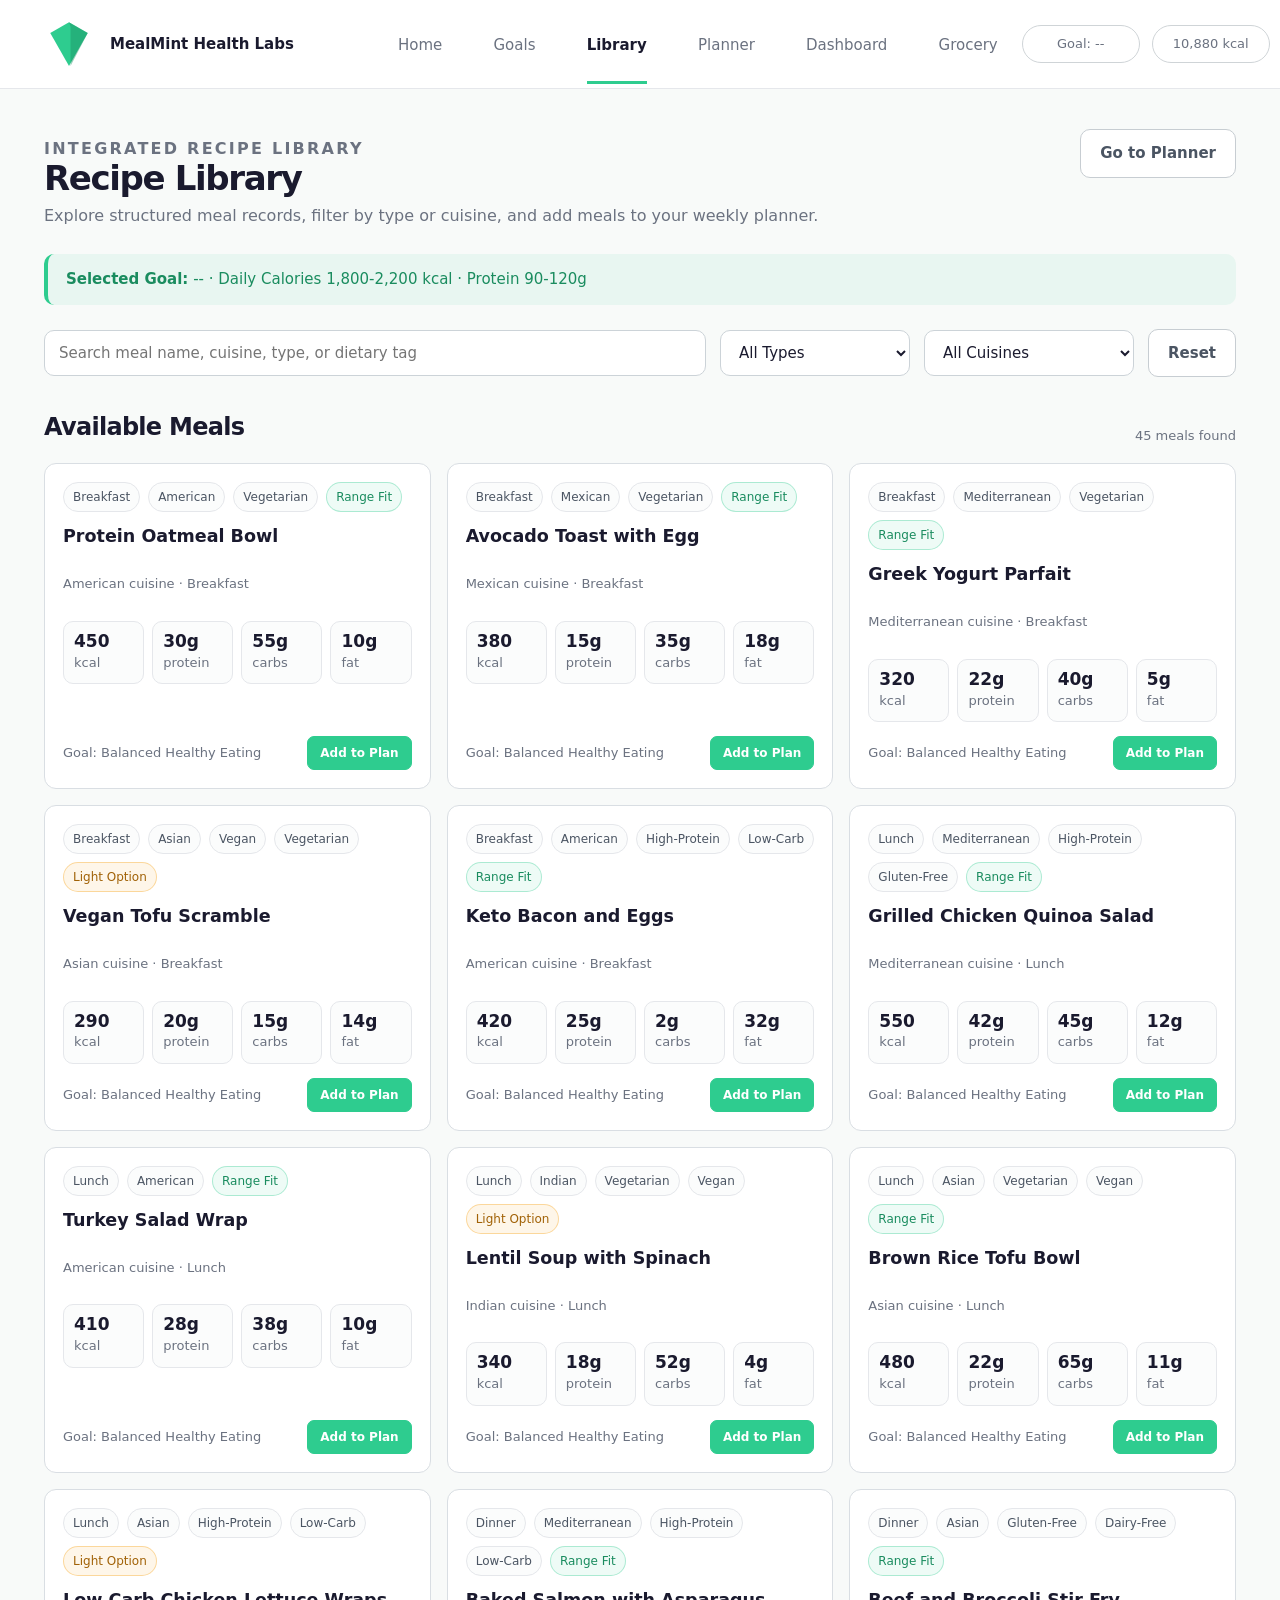
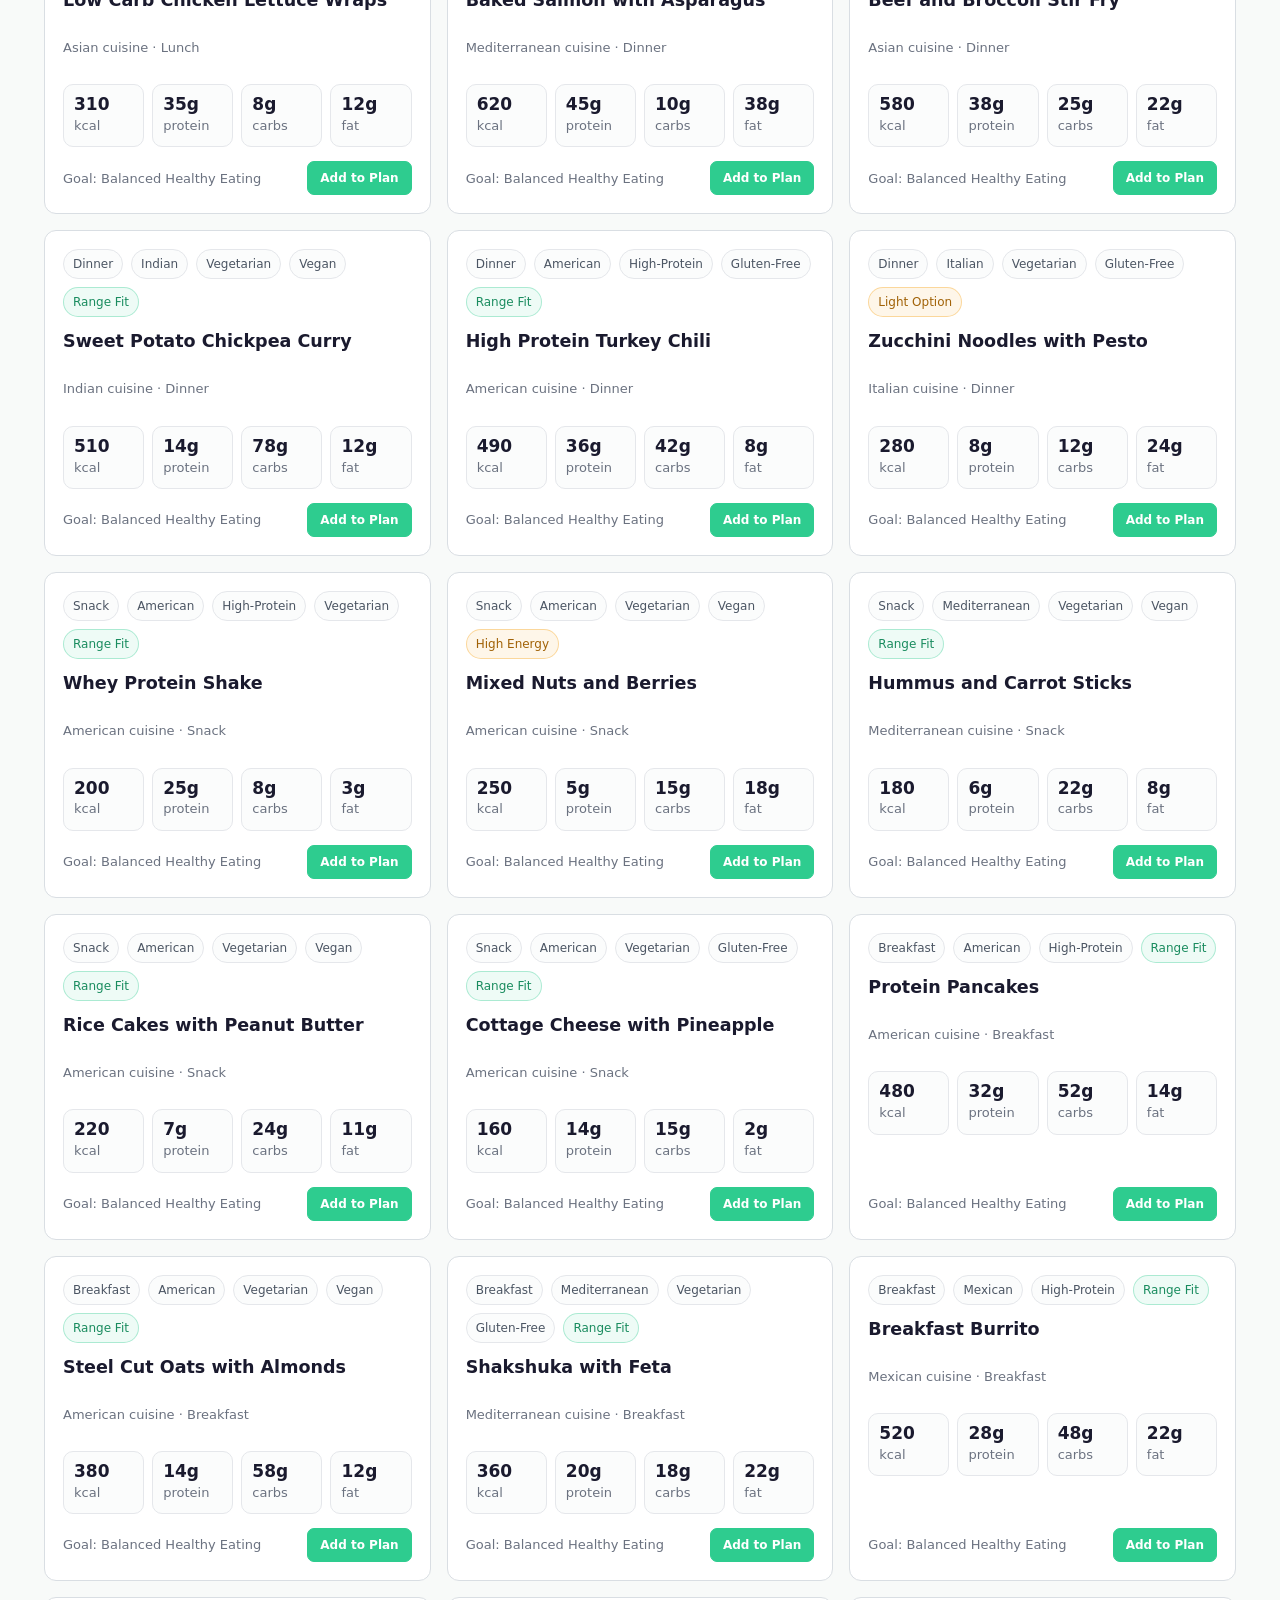
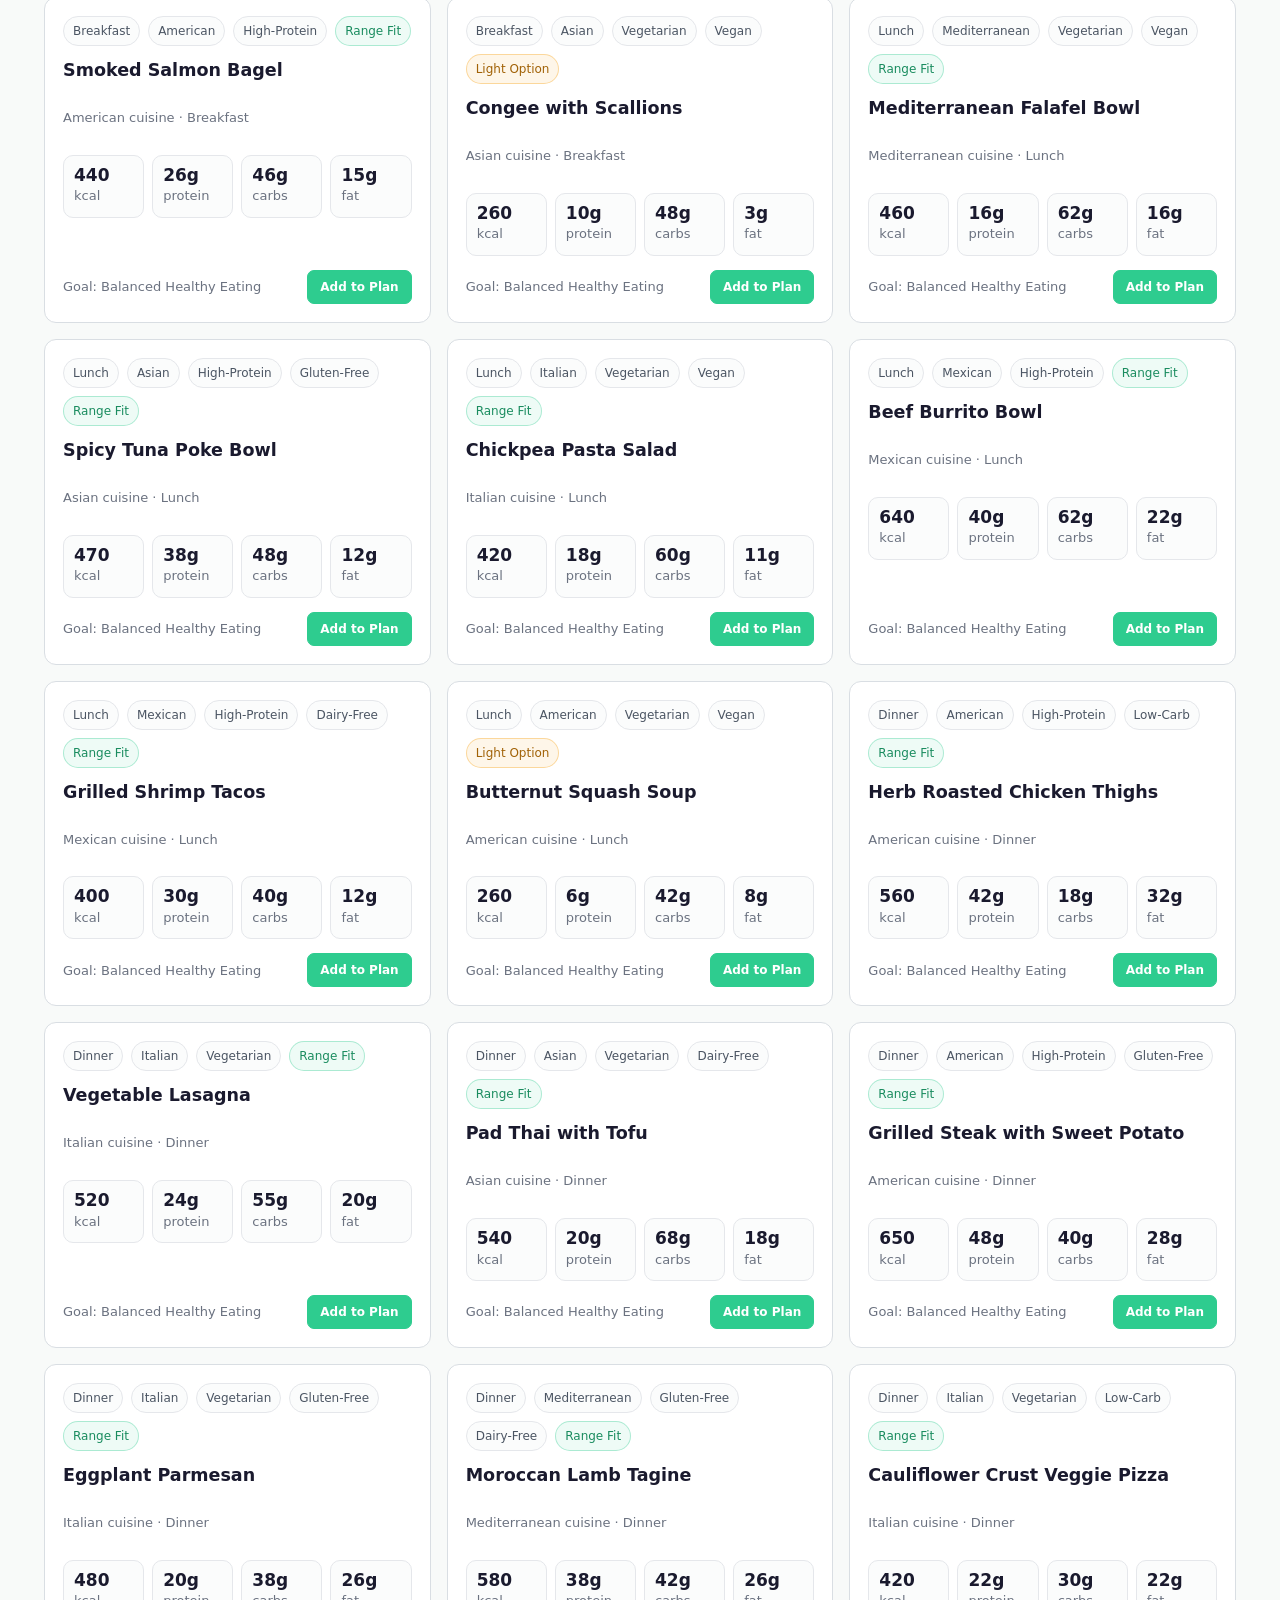
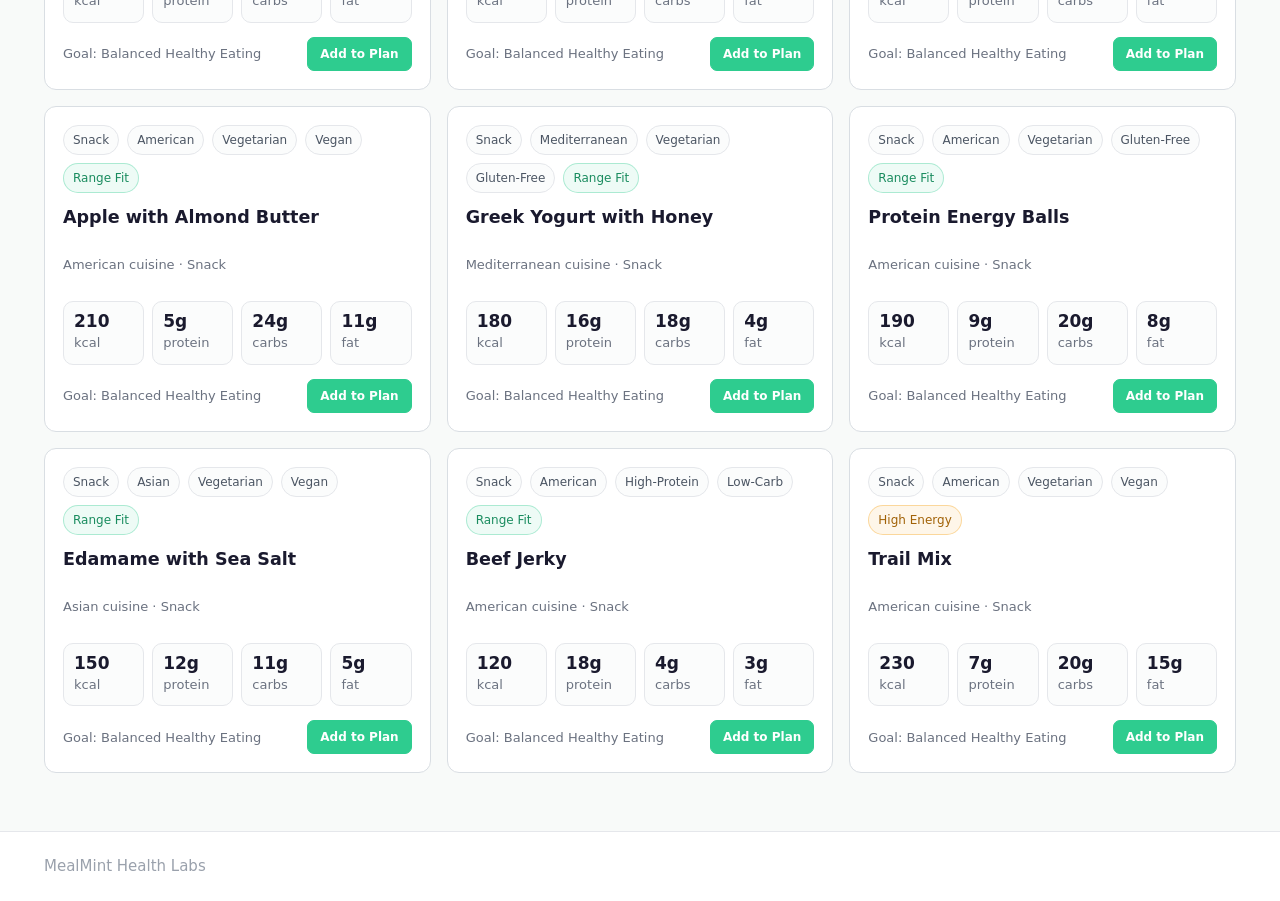
<file: mealmint-library.html>
<!doctype html>
<html lang="en">

<head>
  <meta charset="utf-8">
  <meta name="viewport" content="width=device-width, initial-scale=1">
  <meta name="description" content="MealMint Health Labs responsive meal planning application demo.">
  <title>Library | MealMint Health Labs</title>
  <link rel="stylesheet" href="assets/css/style.css">
</head>

<body data-page="library">
  <div class="app-shell">
    <header class="topbar">
      <div class="nav-wrap">
        <a class="brand-link" href="mealmint-index.html" aria-label="MealMint Health Labs home">
          <svg class="brand-mark" viewBox="0 0 64 64" aria-hidden="true">
            <polygon points="32 4 56 18 32 60 8 18" fill="#2ECC8F"></polygon>
            <polygon points="32 4 56 18 34 60 34 10" fill="#1A8C5F" opacity="0.42"></polygon>
          </svg>
          <span>
            <span class="brand-name">MealMint Health Labs</span>
            <span class="brand-subtitle"> </span>
          </span>
        </a>
        <nav class="nav-menu" aria-label="Primary navigation">
          <a class="nav-link" data-nav="index" href="mealmint-index.html">Home</a>
          <a class="nav-link" data-nav="goals" href="mealmint-goals.html">Goals</a>
          <a class="nav-link" data-nav="library" href="mealmint-library.html">Library</a>
          <a class="nav-link" data-nav="planner" href="mealmint-planner.html">Planner</a>
          <a class="nav-link" data-nav="dashboard" href="mealmint-dashboard.html">Dashboard</a>
          <a class="nav-link" data-nav="grocery" href="mealmint-grocery.html">Grocery</a>
        </nav>
        <div class="nav-actions" aria-label="MealMint status">
          <span class="nav-pill" data-goal-chip>Goal: --</span>
          <span class="nav-pill" data-kcal-chip>0 kcal</span>
          <span class="nav-avatar" aria-hidden="true"></span>
        </div>
      </div>
    </header>
    <main class="main">
      <section class="container">
        <div class="page-actions">
          <div class="page-heading compact" style="margin-bottom:0">
            <p class="eyebrow">Integrated Recipe Library</p>
            <h1>Recipe Library</h1>
            <p>Explore structured meal records, filter by type or cuisine, and add meals to your weekly planner.</p>
          </div>
          <a class="btn btn-secondary no-print" href="mealmint-planner.html">Go to Planner</a>
        </div>
        <div class="status-strip" data-profile-line></div>
        <div class="toolbar no-print">
          <input class="field" data-meal-search placeholder="Search meal name, cuisine, type, or dietary tag">
          <select class="field" data-type-filter>
            <option value="All">All Types</option>
            <option value="Breakfast">Breakfast</option>
            <option value="Lunch">Lunch</option>
            <option value="Dinner">Dinner</option>
            <option value="Snack">Snack</option>
          </select>
          <select class="field" data-cuisine-filter>
            <option value="All">All Cuisines</option>
          </select>
          <button class="btn btn-secondary" data-reset-filters>Reset</button>
        </div>
        <div class="section-title">
          <h2>Available Meals</h2>
          <span class="helper-text" data-result-count></span>
        </div>
        <div class="recipe-grid" data-recipe-grid></div>
      </section>
    </main>
    <footer class="footer">
      <div class="container">
        <span>MealMint Health Labs</span>
        <span> </span>
      </div>
    </footer>
  </div>
  <script src="assets/js/app.js" defer></script>
</body>

</html>
</file>
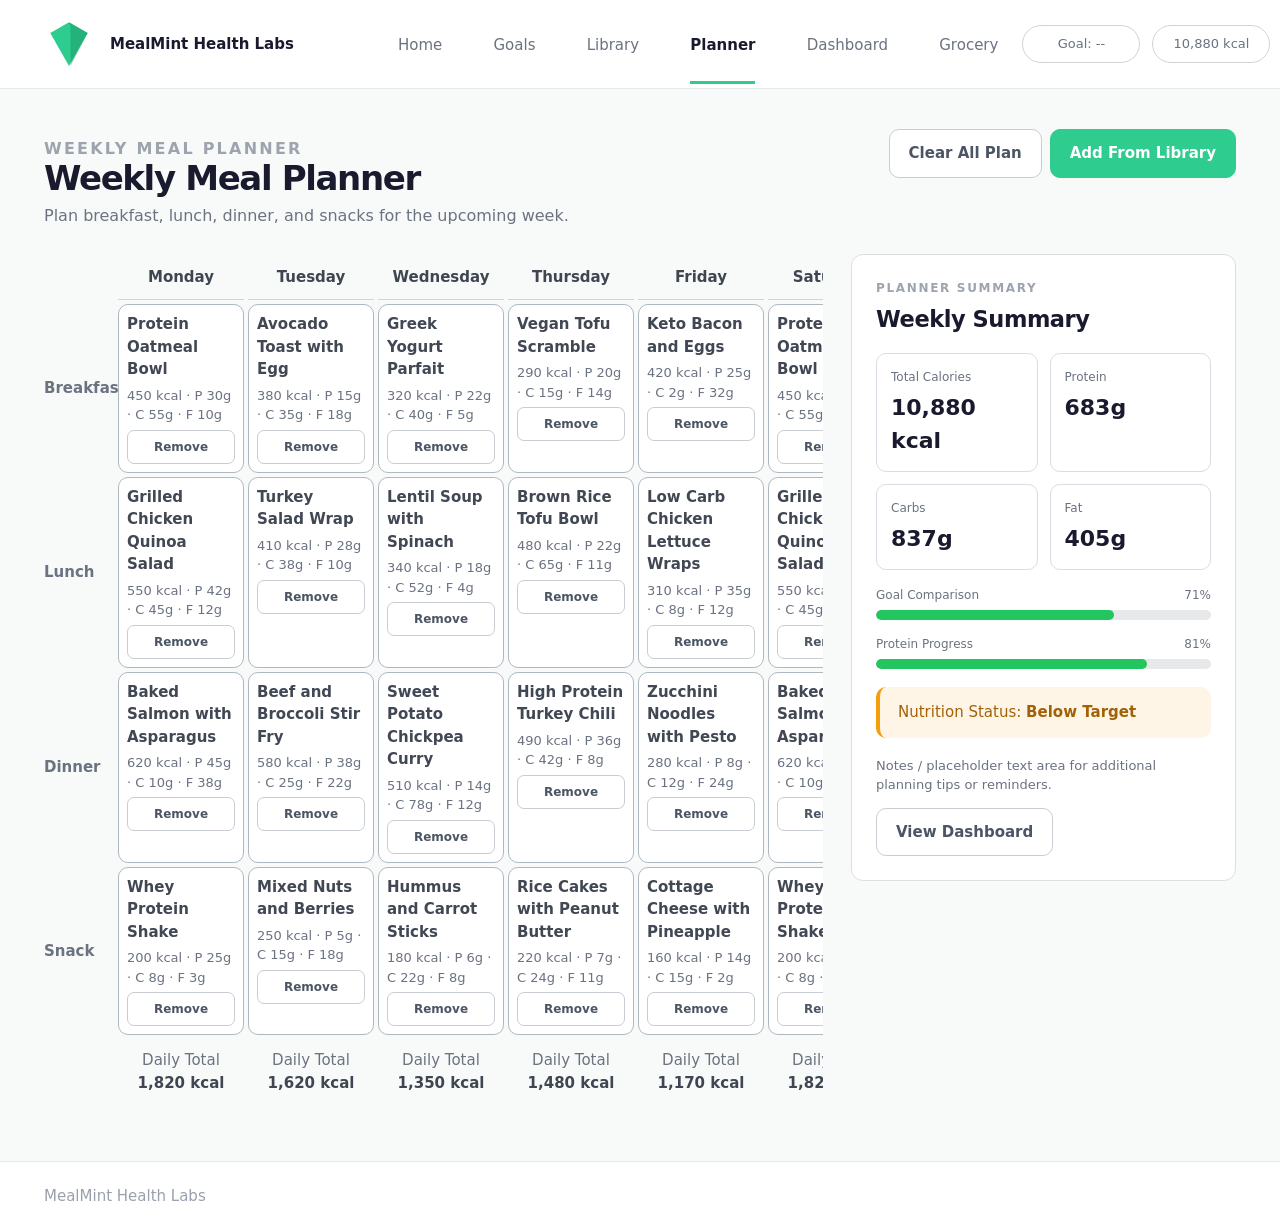
<file: mealmint-planner.html>
<!doctype html>
<html lang="en">

<head>
  <meta charset="utf-8">
  <meta name="viewport" content="width=device-width, initial-scale=1">
  <meta name="description" content="MealMint Health Labs responsive meal planning application demo.">
  <title>Planner | MealMint Health Labs</title>
  <link rel="stylesheet" href="assets/css/style.css">
</head>

<body data-page="planner">
  <div class="app-shell">
    <header class="topbar">
      <div class="nav-wrap">
        <a class="brand-link" href="mealmint-index.html" aria-label="MealMint Health Labs home">
          <svg class="brand-mark" viewBox="0 0 64 64" aria-hidden="true">
            <polygon points="32 4 56 18 32 60 8 18" fill="#2ECC8F"></polygon>
            <polygon points="32 4 56 18 34 60 34 10" fill="#1A8C5F" opacity="0.42"></polygon>
          </svg>
          <span>
            <span class="brand-name">MealMint Health Labs</span>
            <span class="brand-subtitle"> </span>
          </span>
        </a>
        <nav class="nav-menu" aria-label="Primary navigation">
          <a class="nav-link" data-nav="index" href="mealmint-index.html">Home</a>
          <a class="nav-link" data-nav="goals" href="mealmint-goals.html">Goals</a>
          <a class="nav-link" data-nav="library" href="mealmint-library.html">Library</a>
          <a class="nav-link" data-nav="planner" href="mealmint-planner.html">Planner</a>
          <a class="nav-link" data-nav="dashboard" href="mealmint-dashboard.html">Dashboard</a>
          <a class="nav-link" data-nav="grocery" href="mealmint-grocery.html">Grocery</a>
        </nav>
        <div class="nav-actions" aria-label="MealMint status">
          <span class="nav-pill" data-goal-chip>Goal: --</span>
          <span class="nav-pill" data-kcal-chip>0 kcal</span>
          <span class="nav-avatar" aria-hidden="true"></span>
        </div>
      </div>
    </header>
    <main class="main">
      <section class="container">
        <div class="page-actions">
          <div class="page-heading compact" style="margin-bottom:0">
            <p class="eyebrow muted">Weekly Meal Planner</p>
            <h1>Weekly Meal Planner</h1>
            <p>Plan breakfast, lunch, dinner, and snacks for the upcoming week.</p>
          </div>
          <div class="tag-row no-print">
            <button class="btn btn-secondary" data-clear-plan>Clear All Plan</button>
            <a class="btn btn-primary" href="mealmint-library.html">Add From Library</a>
          </div>
        </div>
        <div class="planner-shell">
          <div class="planner-board" data-planner-board></div>
          <aside class="side-panel">
            <div class="summary-card card" data-planner-summary></div>
          </aside>
        </div>
      </section>
    </main>
    <footer class="footer">
      <div class="container">
        <span>MealMint Health Labs</span>
        <span> </span>
      </div>
    </footer>
  </div>
  <script src="assets/js/app.js" defer></script>
</body>

</html>
</file>
<file: assets/css/style.css>
:root {
  --mint: #2ecc8f;
  --forest: #1a8c5f;
  --coral: #ff6b6b;
  --canvas: #f8faf9;
  --surface: #ffffff;
  --ink: #1a1a2e;
  --muted: #6b7280;
  --border: #e5e7eb;
  --success: #22c55e;
  --warning: #f59e0b;
  --soft: #f1f5f3;
  --shadow: 0 18px 40px rgba(26, 26, 46, 0.08);
  --radius: 12px;
}

* {
  box-sizing: border-box;
}

html {
  min-width: 320px;
  scroll-behavior: smooth;
}

body {
  margin: 0;
  background: var(--canvas);
  color: var(--ink);
  font-family: Inter, ui-sans-serif, system-ui, -apple-system, BlinkMacSystemFont, "Segoe UI", sans-serif;
  font-size: 15px;
  line-height: 1.5;
}

a {
  color: inherit;
  text-decoration: none;
}

button,
input,
select,
textarea {
  font: inherit;
}

button {
  cursor: pointer;
}

img,
svg {
  display: block;
  max-width: 100%;
}

body::selection {
  background: rgba(46, 204, 143, 0.22);
}

.app-shell {
  min-height: 100vh;
  display: flex;
  flex-direction: column;
}

.topbar {
  background: rgba(255, 255, 255, 0.95);
  border-bottom: 1px solid var(--border);
  position: sticky;
  top: 0;
  z-index: 20;
  backdrop-filter: blur(18px);
}

.nav-wrap {
  width: min(100%, 1480px);
  margin: 0 auto;
  min-height: 88px;
  padding: 0 44px;
  display: grid;
  grid-template-columns: 330px 1fr auto;
  align-items: center;
  gap: 24px;
}

.brand-link {
  display: inline-flex;
  align-items: center;
  gap: 16px;
  min-width: 0;
}

.brand-mark {
  width: 50px;
  height: 50px;
  flex: 0 0 50px;
}

.brand-name {
  font-weight: 700;
  color: var(--ink);
  white-space: nowrap;
}

.brand-subtitle {
  margin-top: 2px;
  color: var(--muted);
  font-size: 12px;
  letter-spacing: 0.02em;
}

.nav-menu {
  display: flex;
  justify-content: center;
  gap: clamp(18px, 4vw, 58px);
  color: var(--muted);
  white-space: nowrap;
}

.nav-link {
  padding: 30px 0 25px;
  border-bottom: 3px solid transparent;
  transition: color 0.18s ease, border-color 0.18s ease;
}

.nav-link:hover,
.nav-link.active {
  color: var(--ink);
}

.nav-link.active {
  border-bottom-color: var(--mint);
  font-weight: 700;
}

.nav-actions {
  display: flex;
  align-items: center;
  justify-content: flex-end;
  gap: 12px;
}

.nav-pill {
  min-width: 118px;
  padding: 8px 16px;
  border: 1px solid #cfd4d7;
  border-radius: 999px;
  background: var(--surface);
  color: var(--muted);
  font-size: 13px;
  text-align: center;
}

.nav-avatar {
  width: 34px;
  height: 34px;
  border: 1px solid #aeb5bb;
  border-radius: 50%;
  background: #e5e7e8;
}

.main {
  flex: 1;
}

.container {
  width: min(100%, 1480px);
  margin: 0 auto;
  padding: 40px 44px 58px;
}

.footer {
  border-top: 1px solid var(--border);
  background: var(--surface);
  color: #9aa1ac;
}

.footer .container {
  display: flex;
  justify-content: space-between;
  gap: 18px;
  padding-top: 23px;
  padding-bottom: 23px;
}

.eyebrow {
  color: var(--forest);
  text-transform: uppercase;
  font-size: 12px;
  letter-spacing: 0.14em;
  margin: 0 0 6px;
  font-weight: 600;
}

.eyebrow.muted {
  color: #9da4ae;
}

.page-heading {
  margin-bottom: 28px;
}

.page-heading h1 {
  margin: 0;
  font-size: clamp(30px, 4vw, 54px);
  line-height: 1.04;
  letter-spacing: -0.04em;
}

.page-heading.compact h1 {
  font-size: clamp(26px, 3vw, 34px);
}

.page-heading p {
  margin: 8px 0 0;
  color: var(--muted);
  font-size: 16px;
}

.page-actions {
  display: flex;
  justify-content: space-between;
  align-items: flex-start;
  gap: 18px;
  margin-bottom: 26px;
}

.btn {
  border: 1px solid transparent;
  border-radius: 10px;
  padding: 12px 19px;
  color: var(--ink);
  background: var(--surface);
  min-height: 44px;
  display: inline-flex;
  align-items: center;
  justify-content: center;
  gap: 8px;
  font-weight: 700;
  transition: transform 0.15s ease, box-shadow 0.15s ease, background 0.15s ease, border-color 0.15s ease;
}

.btn:hover {
  transform: translateY(-1px);
  box-shadow: 0 8px 18px rgba(26, 26, 46, 0.08);
}

.btn-primary {
  background: var(--mint);
  border-color: var(--mint);
  color: #fff;
}

.btn-primary:hover {
  background: #25bd82;
}

.btn-secondary {
  border-color: #c7cdd2;
  color: #4b5563;
}

.btn-danger {
  color: #fff;
  border-color: var(--coral);
  background: var(--coral);
}

.btn-success {
  color: #fff;
  border-color: var(--success);
  background: var(--success);
}

.btn-warning {
  color: #fff;
  border-color: var(--warning);
  background: var(--warning);
}

.btn-ghost {
  border-color: var(--border);
  background: transparent;
}

.btn-small {
  min-height: 32px;
  padding: 7px 12px;
  border-radius: 7px;
  font-size: 12px;
  font-weight: 600;
}

.card {
  background: var(--surface);
  border: 1px solid #d9dee3;
  border-radius: var(--radius);
}

.panel {
  padding: 24px;
}

.hero {
  display: grid;
  grid-template-columns: minmax(0, 1.05fr) minmax(320px, 0.95fr);
  gap: 36px;
  align-items: center;
  min-height: 630px;
}

.hero-card {
  border: 1px solid var(--border);
  background: linear-gradient(135deg, rgba(46, 204, 143, 0.12), rgba(26, 140, 95, 0.04) 45%, rgba(255, 255, 255, 0.96));
  border-radius: 28px;
  padding: clamp(34px, 5vw, 70px);
  box-shadow: var(--shadow);
  position: relative;
  overflow: hidden;
}

.hero-card::after {
  content: "";
  position: absolute;
  right: -120px;
  bottom: -120px;
  width: 310px;
  height: 310px;
  border-radius: 50%;
  background: rgba(46, 204, 143, 0.15);
}

.hero-card>* {
  position: relative;
  z-index: 1;
}

.hero-logo {
  width: 78px;
  height: 78px;
  margin-bottom: 26px;
}

.hero h1 {
  margin: 0;
  max-width: 720px;
  font-size: clamp(42px, 6vw, 78px);
  line-height: 0.96;
  letter-spacing: -0.065em;
}

.hero p {
  max-width: 640px;
  color: var(--muted);
  font-size: 18px;
  margin: 18px 0 30px;
}

.hero-side {
  display: grid;
  gap: 18px;
}

.hero-stat {
  padding: 24px;
  border-radius: 22px;
  background: var(--surface);
  border: 1px solid var(--border);
  display: grid;
  grid-template-columns: auto 1fr;
  align-items: center;
  gap: 18px;
}

.hero-stat-icon {
  width: 48px;
  height: 48px;
  border-radius: 16px;
  display: grid;
  place-items: center;
  background: rgba(46, 204, 143, 0.12);
  color: var(--forest);
  font-weight: 900;
  font-size: 22px;
}

.hero-stat h3,
.feature-card h3,
.goal-card h3,
.recipe-card h3 {
  margin: 0;
  line-height: 1.2;
}

.hero-stat p,
.feature-card p,
.goal-card p {
  color: var(--muted);
  margin: 6px 0 0;
}

.section-title {
  margin: 32px 0 18px;
  display: flex;
  justify-content: space-between;
  gap: 16px;
  align-items: end;
}

.section-title h2 {
  margin: 0;
  font-size: 24px;
  letter-spacing: -0.03em;
}

.feature-grid,
.goal-grid,
.recipe-grid,
.metric-grid {
  display: grid;
  gap: 16px;
}

.feature-grid {
  grid-template-columns: repeat(3, 1fr);
}

.feature-card {
  padding: 24px;
  min-height: 160px;
}

.goal-grid {
  grid-template-columns: repeat(4, minmax(0, 1fr));
}

.goal-card {
  padding: 24px;
  min-height: 225px;
  display: flex;
  flex-direction: column;
  gap: 16px;
  position: relative;
  overflow: hidden;
}

.goal-card::before {
  content: "";
  width: 56px;
  height: 6px;
  border-radius: 999px;
  background: rgba(46, 204, 143, 0.35);
}

.goal-card.active {
  border-color: var(--mint);
  box-shadow: 0 0 0 3px rgba(46, 204, 143, 0.12);
}

.goal-card .btn {
  margin-top: auto;
}

.toolbar {
  display: grid;
  grid-template-columns: 1fr 190px 210px auto;
  gap: 14px;
  align-items: center;
  margin: 24px 0;
}

.field {
  min-height: 46px;
  width: 100%;
  border: 1px solid #ccd3d8;
  border-radius: 10px;
  background: var(--surface);
  color: var(--ink);
  padding: 10px 14px;
  outline: none;
}

.field:focus {
  border-color: var(--mint);
  box-shadow: 0 0 0 3px rgba(46, 204, 143, 0.12);
}

.status-strip {
  border-left: 4px solid var(--mint);
  background: rgba(46, 204, 143, 0.08);
  padding: 14px 18px;
  border-radius: 10px;
  color: var(--forest);
  margin: 18px 0;
}

.status-strip.warning {
  border-left-color: var(--warning);
  background: rgba(245, 158, 11, 0.1);
  color: #a16207;
}

.status-strip.danger {
  border-left-color: var(--coral);
  background: rgba(255, 107, 107, 0.12);
  color: #b91c1c;
}

.recipe-grid {
  grid-template-columns: repeat(3, minmax(0, 1fr));
}

.recipe-card {
  padding: 18px;
  display: flex;
  flex-direction: column;
  gap: 14px;
  min-height: 260px;
}

.recipe-meta,
.metric-muted,
.helper-text {
  color: var(--muted);
  font-size: 13px;
}

.recipe-tags,
.tag-row {
  display: flex;
  gap: 8px;
  flex-wrap: wrap;
}

.tag {
  display: inline-flex;
  align-items: center;
  border-radius: 999px;
  border: 1px solid var(--border);
  padding: 5px 9px;
  background: #fbfcfc;
  font-size: 12px;
  color: #4b5563;
}

.tag.mint {
  border-color: rgba(46, 204, 143, 0.35);
  color: var(--forest);
  background: rgba(46, 204, 143, 0.08);
}

.tag.warn {
  border-color: rgba(245, 158, 11, 0.35);
  color: #a16207;
  background: rgba(245, 158, 11, 0.09);
}

.macro-row {
  display: grid;
  grid-template-columns: repeat(4, 1fr);
  gap: 8px;
}

.macro-pill {
  border: 1px solid var(--border);
  border-radius: 10px;
  padding: 10px;
  background: #fbfcfc;
}

.macro-pill strong {
  display: block;
  font-size: 17px;
  line-height: 1.1;
}

.recipe-actions {
  margin-top: auto;
  display: flex;
  gap: 10px;
  align-items: center;
  justify-content: space-between;
}

.planner-shell,
.dashboard-grid {
  display: grid;
  grid-template-columns: minmax(0, 1fr) 385px;
  gap: 28px;
  align-items: start;
}

.planner-board {
  min-width: 0;
  overflow-x: auto;
}

.planner-grid {
  min-width: 980px;
  display: grid;
  grid-template-columns: 70px repeat(7, 1fr);
  gap: 4px;
  align-items: stretch;
}

.day-head,
.slot-head,
.total-cell {
  min-height: 46px;
  display: flex;
  align-items: center;
  justify-content: center;
  font-weight: 800;
  color: #3f4652;
  border-bottom: 1px solid #cfd4d7;
}

.slot-head {
  justify-content: flex-start;
  border: none;
  color: #6b7280;
}

.meal-cell {
  min-height: 118px;
  border: 1px dashed #cfd4d7;
  border-radius: 10px;
  background: rgba(255, 255, 255, 0.52);
  padding: 8px;
  display: flex;
}

.meal-cell.filled {
  border-style: solid;
  border-color: #aeb8bf;
  background: var(--surface);
}

.meal-card-mini {
  width: 100%;
  display: flex;
  flex-direction: column;
  gap: 5px;
}

.meal-name {
  font-weight: 800;
  color: #414854;
}

.empty-meal-btn {
  width: 100%;
  height: 100%;
  border: 0;
  background: transparent;
  border-radius: 8px;
  color: #a1a7af;
  display: grid;
  place-items: center;
  gap: 2px;
}

.empty-meal-btn span:first-child {
  font-size: 24px;
}

.total-cell {
  border-bottom: 0;
  min-height: 64px;
  display: block;
  padding-top: 10px;
  text-align: center;
}

.total-cell span {
  display: block;
  color: var(--muted);
  font-weight: 500;
}

.side-panel {
  position: sticky;
  top: 110px;
}

.summary-card {
  padding: 24px;
}

.summary-card h2,
.summary-card h3 {
  margin: 0 0 14px;
  letter-spacing: -0.02em;
}

.summary-metrics {
  display: grid;
  grid-template-columns: repeat(2, 1fr);
  gap: 12px;
  margin: 16px 0;
}

.summary-metric {
  border: 1px solid #d7dde2;
  border-radius: 10px;
  padding: 14px;
}

.summary-metric span {
  display: block;
  color: var(--muted);
  font-size: 12px;
  margin-bottom: 5px;
}

.summary-metric strong {
  font-size: 22px;
}

.progress-row {
  margin: 15px 0;
}

.progress-row label {
  display: flex;
  justify-content: space-between;
  color: var(--muted);
  font-size: 12px;
  margin-bottom: 6px;
}

.progress-track {
  height: 10px;
  background: #e6e8e9;
  border-radius: 999px;
  overflow: hidden;
}

.progress-fill {
  height: 100%;
  background: #adb1b5;
  border-radius: inherit;
}

.progress-fill.success {
  background: var(--success);
}

.progress-fill.warning {
  background: var(--warning);
}

.progress-fill.danger {
  background: var(--coral);
}

.metric-grid {
  grid-template-columns: repeat(4, 1fr);
  margin-bottom: 28px;
}

.metric-card {
  padding: 22px;
  min-height: 208px;
  display: flex;
  flex-direction: column;
  gap: 12px;
}

.metric-card h3 {
  margin: 0;
  color: var(--muted);
  font-size: 14px;
  font-weight: 600;
}

.metric-card .metric-value {
  font-size: 24px;
  font-weight: 800;
}

.sparkline {
  width: 100%;
  height: 44px;
}

.sparkline polyline {
  fill: none;
  stroke-width: 3;
  stroke-linecap: round;
  stroke-linejoin: round;
}

.metric-card.success .sparkline polyline {
  stroke: var(--success);
}

.metric-card.warning .sparkline polyline,
.metric-card.danger .sparkline polyline {
  stroke: var(--warning);
}

.metric-badge {
  align-self: flex-end;
  min-width: 120px;
  text-align: center;
  padding: 6px 12px;
  color: #fff;
  font-size: 12px;
  font-weight: 800;
  text-transform: uppercase;
}

.metric-card.success .metric-badge {
  background: var(--success);
}

.metric-card.warning .metric-badge,
.metric-card.danger .metric-badge {
  background: var(--warning);
}

.table-card {
  overflow: hidden;
  border-radius: 0;
  border: 1px solid #d7dde2;
  background: var(--surface);
}

.table-wrap {
  overflow-x: auto;
}

table {
  width: 100%;
  border-collapse: collapse;
  min-width: 720px;
}

th,
td {
  padding: 14px 18px;
  text-align: left;
  border-bottom: 1px solid var(--border);
}

th {
  background: #eef1f0;
  color: #5c6470;
  font-size: 12px;
  text-transform: uppercase;
  letter-spacing: 0.03em;
}

.table-green th {
  background: var(--forest);
  color: #fff;
  font-weight: 700;
}

tfoot td,
tr.total-row td {
  background: #f3f5f4;
  font-weight: 800;
}

.dashboard-grid {
  grid-template-columns: minmax(0, 1fr) 450px;
}

.dashboard-main {
  min-width: 0;
}

.side-stack {
  display: grid;
  gap: 16px;
}

.info-card {
  padding: 20px;
}

.info-card .eyebrow {
  margin-bottom: 8px;
}

.goal-compare {
  margin-top: 26px;
  display: grid;
  grid-template-columns: 1fr 54px 1fr;
  gap: 18px;
  align-items: center;
}

.compare-box {
  padding: 20px;
}

.compare-line {
  display: flex;
  justify-content: space-between;
  gap: 16px;
  margin: 13px 0;
  color: #44505e;
}

.vs {
  width: 44px;
  height: 44px;
  border-radius: 50%;
  border: 1px solid #cfd4d7;
  color: var(--muted);
  display: grid;
  place-items: center;
  background: var(--surface);
}

.insights-card {
  margin-top: 26px;
  padding: 24px;
}

.insight-line {
  padding: 13px 0;
  border-top: 1px solid var(--border);
  color: #4b5563;
}

.grocery-layout {
  display: grid;
  grid-template-columns: minmax(0, 1fr) 360px;
  gap: 28px;
  align-items: start;
}

.grocery-list {
  display: grid;
  gap: 18px;
}

.grocery-group h2 {
  margin: 0;
  padding: 16px 18px;
  background: var(--forest);
  color: #fff;
  font-size: 15px;
  border-radius: 10px 10px 0 0;
}

.grocery-group .group-body {
  border: 1px solid #d7dde2;
  border-top: 0;
  border-radius: 0 0 10px 10px;
  overflow: hidden;
  background: var(--surface);
}

.grocery-item {
  display: grid;
  grid-template-columns: auto 1fr auto;
  gap: 14px;
  padding: 14px 18px;
  border-top: 1px solid var(--border);
  align-items: center;
}

.grocery-item:first-child {
  border-top: 0;
}

.grocery-item input {
  width: 18px;
  height: 18px;
  accent-color: var(--mint);
}

.grocery-item.checked .item-name {
  text-decoration: line-through;
  color: var(--muted);
}

.item-name {
  font-weight: 700;
}

.item-sub {
  color: var(--muted);
  font-size: 12px;
}

.qty {
  color: var(--forest);
  font-weight: 800;
  white-space: nowrap;
}

.empty-state {
  padding: 48px 28px;
  text-align: center;
  color: var(--muted);
  background: var(--surface);
  border: 1px dashed #cfd4d7;
  border-radius: var(--radius);
}

.notice {
  padding: 12px 16px;
  border-radius: 10px;
  border: 1px solid var(--border);
  background: var(--surface);
  color: var(--muted);
}

.notice strong {
  color: var(--ink);
}

.toast {
  position: fixed;
  right: 24px;
  bottom: 24px;
  z-index: 70;
  padding: 14px 18px;
  background: var(--ink);
  color: #fff;
  border-radius: 12px;
  box-shadow: var(--shadow);
  opacity: 0;
  transform: translateY(12px);
  pointer-events: none;
  transition: opacity 0.2s ease, transform 0.2s ease;
}

.toast.show {
  opacity: 1;
  transform: translateY(0);
}

.modal-backdrop {
  position: fixed;
  inset: 0;
  z-index: 60;
  background: rgba(26, 26, 46, 0.45);
  display: grid;
  place-items: center;
  padding: 20px;
}

.modal {
  width: min(100%, 560px);
  background: var(--surface);
  border-radius: 18px;
  border: 1px solid var(--border);
  box-shadow: 0 30px 100px rgba(26, 26, 46, 0.28);
  padding: 24px;
}

.modal.wide {
  width: min(100%, 820px);
}

.modal-head {
  display: flex;
  justify-content: space-between;
  gap: 16px;
  align-items: flex-start;
  margin-bottom: 18px;
}

.modal h2 {
  margin: 0;
  font-size: 22px;
}

.close-modal {
  border: 0;
  background: transparent;
  color: var(--muted);
  font-size: 24px;
  line-height: 1;
}

.modal-grid {
  display: grid;
  grid-template-columns: 1fr 1fr;
  gap: 14px;
}

.modal-actions {
  display: flex;
  justify-content: flex-end;
  gap: 12px;
  margin-top: 20px;
}

.picker-results {
  margin-top: 14px;
  max-height: 340px;
  overflow: auto;
  display: grid;
  gap: 10px;
}

.picker-item {
  border: 1px solid var(--border);
  border-radius: 10px;
  padding: 12px;
  background: #fbfcfc;
  display: grid;
  grid-template-columns: 1fr auto;
  gap: 12px;
  align-items: center;
}

.print-only {
  display: none;
}

@media (max-width: 1180px) {
  .nav-wrap {
    grid-template-columns: 280px 1fr;
  }

  .nav-actions {
    grid-column: 1 / -1;
    justify-content: flex-start;
    padding-bottom: 16px;
  }

  .nav-menu {
    justify-content: flex-end;
    gap: 24px;
  }

  .metric-grid,
  .goal-grid {
    grid-template-columns: repeat(2, 1fr);
  }

  .recipe-grid,
  .feature-grid {
    grid-template-columns: repeat(2, 1fr);
  }

  .planner-shell,
  .dashboard-grid,
  .grocery-layout {
    grid-template-columns: 1fr;
  }

  .side-panel {
    position: static;
  }
}

@media (max-width: 768px) {
  body {
    font-size: 14px;
  }

  .nav-wrap {
    min-height: unset;
    padding: 16px 18px;
    display: flex;
    flex-direction: column;
    align-items: stretch;
    gap: 12px;
  }

  .brand-link {
    justify-content: flex-start;
  }

  .brand-mark {
    width: 42px;
    height: 42px;
    flex-basis: 42px;
  }

  .nav-menu {
    justify-content: flex-start;
    overflow-x: auto;
    gap: 18px;
    padding-bottom: 2px;
  }

  .nav-link {
    padding: 8px 0 9px;
  }

  .nav-actions {
    padding-bottom: 0;
    overflow-x: auto;
  }

  .container {
    padding: 28px 18px 44px;
  }

  .footer .container {
    flex-direction: column;
  }

  .page-actions {
    flex-direction: column;
  }

  .hero {
    grid-template-columns: 1fr;
    min-height: unset;
  }

  .hero-card {
    padding: 32px 24px;
    border-radius: 20px;
  }

  .hero h1 {
    font-size: clamp(39px, 14vw, 58px);
  }

  .feature-grid,
  .goal-grid,
  .recipe-grid,
  .metric-grid,
  .summary-metrics,
  .modal-grid,
  .toolbar,
  .goal-compare {
    grid-template-columns: 1fr;
  }

  .toolbar {
    gap: 10px;
  }

  .goal-compare .vs {
    margin: 0 auto;
  }

  .planner-grid {
    min-width: 840px;
    grid-template-columns: 58px repeat(7, 110px);
  }

  .modal-actions {
    flex-direction: column-reverse;
  }

  .modal-actions .btn {
    width: 100%;
  }

  .grocery-item {
    grid-template-columns: auto 1fr;
  }

  .qty {
    grid-column: 2;
  }
}

@media print {
  @page {
    margin: 12mm;
  }

  body {
    background: #fff;
    color: #111827;
  }

  .topbar,
  .footer,
  .no-print,
  .btn,
  .toolbar,
  .modal-backdrop,
  .toast {
    display: none !important;
  }

  .print-only {
    display: block;
  }

  .container {
    width: 100%;
    padding: 0;
  }

  .card,
  .summary-card,
  .info-card,
  .table-card,
  .grocery-group .group-body {
    box-shadow: none !important;
    break-inside: avoid;
  }

  .dashboard-grid,
  .grocery-layout,
  .planner-shell {
    grid-template-columns: 1fr;
  }

  .side-panel {
    position: static;
  }

  .metric-grid {
    grid-template-columns: repeat(4, 1fr);
  }

  .planner-board {
    overflow: visible;
  }

  .planner-grid {
    min-width: 0;
    grid-template-columns: 58px repeat(7, 1fr);
  }

  .meal-cell {
    min-height: 76px;
    padding: 6px;
  }
}

.goal-grid {
  grid-template-columns: repeat(3, minmax(0, 1fr));
  gap: 20px;
  align-items: stretch;
}

.goal-option {
  position: relative;
  min-height: 260px;
  padding: 24px;
  border-radius: 24px;
  background:
    linear-gradient(180deg, rgba(255, 255, 255, 0.96), rgba(248, 250, 249, 0.9));
  border: 1px solid var(--border);
  box-shadow: 0 18px 50px rgba(26, 26, 46, 0.045);
  display: flex;
  flex-direction: column;
  gap: 20px;
  cursor: pointer;
  overflow: hidden;
  transition: 0.22s ease;
}

.goal-option::after {
  content: "";
  position: absolute;
  right: -48px;
  top: -48px;
  width: 150px;
  height: 150px;
  border-radius: 999px;
  background: rgba(46, 204, 143, 0.08);
  pointer-events: none;
}

.goal-option:hover {
  transform: translateY(-3px);
  border-color: rgba(46, 204, 143, 0.42);
  box-shadow: 0 24px 70px rgba(26, 26, 46, 0.075);
}

.goal-option.active {
  border-color: var(--mint);
  box-shadow:
    0 0 0 3px rgba(46, 204, 143, 0.12),
    0 24px 70px rgba(26, 26, 46, 0.07);
}

.goal-option-top {
  display: flex;
  justify-content: space-between;
  align-items: center;
  gap: 12px;
  position: relative;
  z-index: 1;
}

.goal-number {
  color: #9ca3af;
  font-size: 13px;
  font-weight: 700;
  letter-spacing: 0.08em;
}

.goal-symbol {
  width: 42px;
  height: 42px;
  display: grid;
  place-items: center;
  border-radius: 16px;
  background: rgba(46, 204, 143, 0.12);
  color: var(--forest);
  font-size: 22px;
  font-weight: 800;
}

.goal-category {
  display: inline-flex;
  width: fit-content;
  padding: 7px 11px;
  border-radius: 999px;
  background: rgba(46, 204, 143, 0.09);
  border: 1px solid rgba(46, 204, 143, 0.22);
  color: var(--forest);
  font-size: 12px;
  font-weight: 650;
  letter-spacing: 0.03em;
  margin-bottom: 14px;
}

.goal-option h3 {
  margin: 0;
  color: var(--text);
  font-size: 22px;
  line-height: 1.22;
  letter-spacing: -0.035em;
  font-weight: 650;
}

.goal-option p {
  margin: 10px 0 0;
  color: var(--muted);
  font-size: 14px;
  line-height: 1.75;
}

.goal-mini-tags {
  display: flex;
  flex-wrap: wrap;
  gap: 8px;
  margin-top: auto;
}

.goal-mini-tags span {
  display: inline-flex;
  padding: 7px 10px;
  border-radius: 999px;
  background: #ffffff;
  border: 1px solid var(--border);
  color: var(--muted);
  font-size: 12px;
  font-weight: 600;
}

.goal-option .btn {
  width: 100%;
  margin-top: 2px;
  min-height: 44px;
  border-radius: 14px;
}

@media (max-width: 980px) {
  .goal-grid {
    grid-template-columns: repeat(2, minmax(0, 1fr));
  }
}

@media (max-width: 620px) {
  .goal-grid {
    grid-template-columns: 1fr;
  }

  .goal-option {
    min-height: auto;
    padding: 22px;
  }
}
</file>
